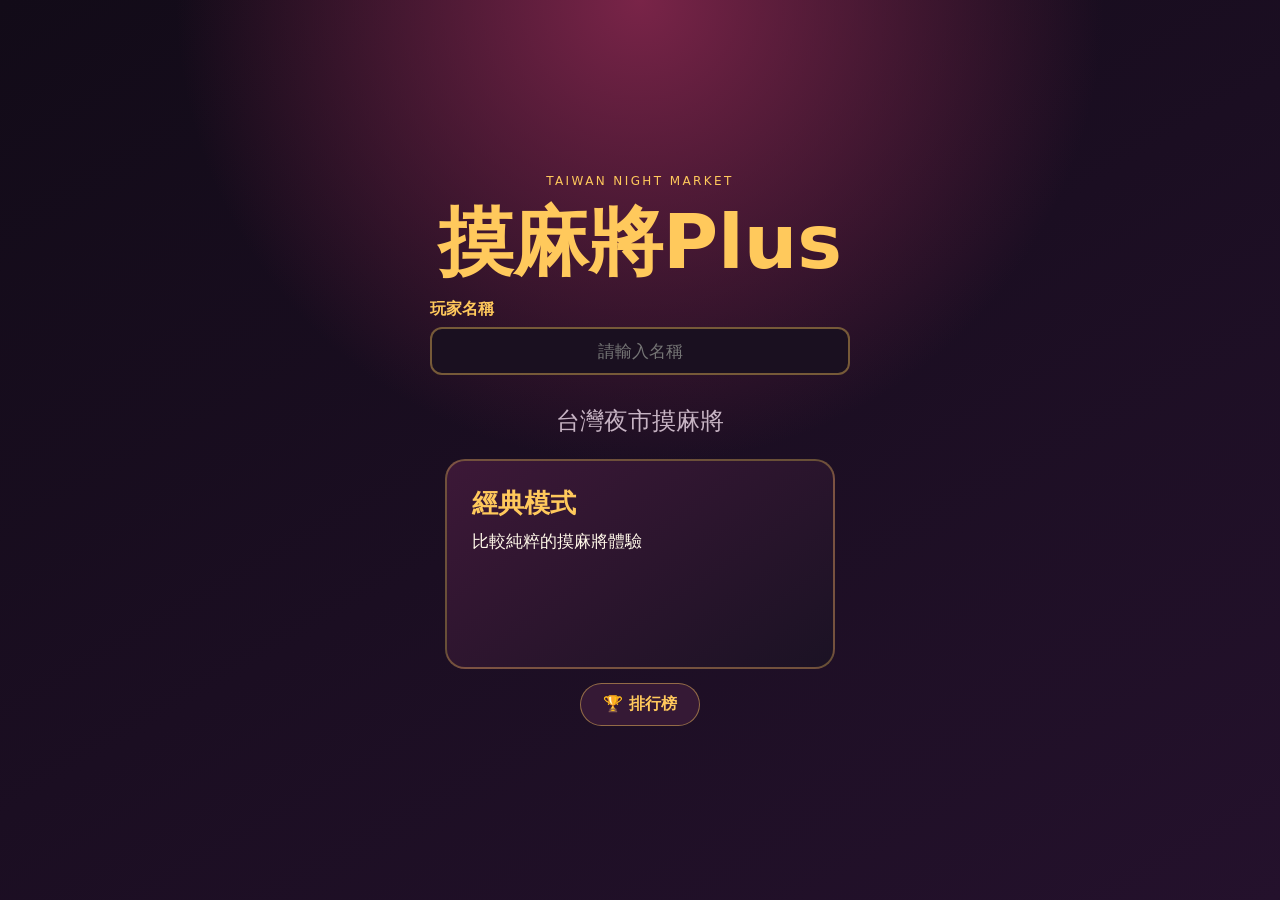
<file: index.html>
<!doctype html>
<html lang="zh-Hant">
<head>
  <meta charset="UTF-8">
  <meta name="viewport" content="width=device-width, initial-scale=1">
  <meta name="theme-color" content="#120b18">
  <title>摸麻將Plus｜台灣夜市摸麻將</title>
  <link rel="stylesheet" href="style.css">
  <link rel="stylesheet" href="minigames/memory-master.css">
  <link rel="stylesheet" href="minigames/pajur.css">
  <link rel="stylesheet" href="minigames/baseball9.css">
</head>
<body>
  <section id="start-screen" class="mode-select">
    <div class="mode-select-card"><p>TAIWAN NIGHT MARKET</p><h1>摸麻將Plus</h1>
      <label class="player-name-field" for="player-name-input"><span>玩家名稱</span><input id="player-name-input" type="text" maxlength="12" autocomplete="nickname" placeholder="請輸入名稱"></label>
      <p id="player-name-error" class="player-name-error" role="alert" aria-live="polite"></p>
      <h2>台灣夜市摸麻將</h2>
      <div class="mode-options">
        <button id="start-game-button" type="button"><b>經典模式</b><span>比較純粹的摸麻將體驗</span></button>
        <button id="start-experimental-button" class="advanced-mode-button hidden" type="button" aria-hidden="true" tabindex="-1"><b>進階模式</b><span>更多策略的摸麻將體驗</span></button>
      </div>
      <button id="start-leaderboard-button" class="leaderboard-entry-button" type="button">🏆 排行榜</button>
    </div>
  </section>
  <main id="game-shell" class="game-shell hidden">
    <header class="game-hud" aria-label="遊戲資訊">
      <section class="hud-score-panel">
        <div class="hud-left">
          <div class="hud-player"><strong id="player-display">玩家</strong><span id="game-mode-indicator" class="game-mode-indicator">經典模式</span></div>
          <div class="hud-points">
            <div class="hud-total" aria-label="總分數"><strong id="total-score">0</strong></div>
            <div class="hud-round-points" aria-label="本局分數"><strong id="round-score" class="hud-score-gold">0</strong></div>
          </div>
        </div>
        <div class="hud-rounds"><small>局數</small><strong id="rounds-display">1/6</strong></div>
      </section>
    </header>

    <section id="pre-round-panel" class="pre-round-panel hidden" aria-labelledby="pre-round-event-title">
      <section class="pre-round-section" aria-labelledby="pre-round-event-title">
        <h3 id="pre-round-event-title">開局準備</h3>
        <div id="pre-round-event-options" class="pre-round-event-options"></div>
        <button id="pre-round-skip-button" class="pre-round-skip-button" type="button" aria-pressed="false">這局不選事件</button>
      </section>
      <section class="pre-round-section" aria-labelledby="pre-round-leverage-title">
        <h3 id="pre-round-leverage-title">開槓桿</h3>
        <div id="pre-round-leverage-options" class="pre-round-leverage-options"></div>
      </section>
      <p id="pre-round-error" class="pre-round-error" role="alert" aria-live="polite"></p>
      <div class="pre-round-actions">
        <button id="pre-round-item-button" class="pre-round-item-button" type="button">道具 <span id="pre-round-inventory-count">0/3</span></button>
        <button id="start-round-button" class="start-round-button" type="button" disabled>開始摸牌</button>
      </div>
    </section>

    <section id="play-area" class="play-area hidden">
      <section id="side-challenge-status" class="side-challenge-status hidden" aria-live="polite"></section>
      <div id="board" class="board" role="grid" aria-label="六乘六麻將對獎盤"></div>
      <p id="message" class="message" aria-live="polite"></p>
      <section class="draw-zone" aria-label="摸牌操作">
        <button id="item-status-button" class="side-action-button" type="button">道具 / 狀態<span id="inventory-full-badge" class="inventory-full-badge hidden">滿</span></button>
        <button id="draw-stack" class="draw-button" type="button">摸牌 (15)</button>
        <button id="tile-peek-button" class="side-action-button" type="button">已抽牌型</button>
      </section>
      <nav class="game-actions" aria-label="遊戲功能">
        <button id="options-button" class="guide-button" type="button">選項</button>
      </nav>
    </section>
  </main>

  <div id="tile-overview-overlay" class="tile-overview-overlay" aria-hidden="true">
    <div class="tile-overview-card" role="dialog" aria-modal="true" aria-label="已抽牌型">
      <div id="tile-overview-grid" class="tile-overview-grid"></div>
      <button id="tile-overview-close" class="guide-button" type="button">關閉</button>
    </div>
  </div>

  <div id="final-waiting-overlay" class="final-waiting-overlay" aria-hidden="true">
    <div class="final-waiting-card" role="status" aria-live="assertive">
      <p>FINAL WAITING</p>
      <h2 id="final-waiting-title">聽牌！</h2>
      <div id="final-waiting-missing" class="final-waiting-missing"></div>
    </div>
  </div>

  <div id="bonus-modal" class="bonus-modal" aria-hidden="true"><div class="bonus-card" role="dialog" aria-modal="true" aria-labelledby="bonus-title">
    <h2 id="bonus-title">補牌機會！</h2>
    <section class="waiting-panel"><b>目前聽牌</b><div id="bonus-waiting" class="bonus-waiting"></div></section>
    <div class="bonus-instruction"><span id="bonus-instruction">請選擇 3 張</span><strong id="bonus-count">已選 0 / 3</strong></div>
    <p id="bonus-result" class="bonus-result" aria-live="assertive"></p><div id="bonus-grid" class="bonus-grid"></div>
  </div></div>

  <div id="toast-stack" class="toast-stack" aria-live="polite"></div>
  <div id="leaderboard-overlay" class="leaderboard-overlay" aria-hidden="true">
    <section class="leaderboard-card" role="dialog" aria-modal="true" aria-labelledby="leaderboard-title">
      <header class="leaderboard-header"><p>NIGHT MARKET TOP 20</p><h2 id="leaderboard-title">🏆 排行榜</h2>
        <div class="leaderboard-mode-switch" role="group" aria-label="排行榜模式">
          <button id="leaderboard-highest" class="active" type="button" aria-pressed="true">最高 TOP 20</button>
          <button id="leaderboard-lowest" type="button" aria-pressed="false">最低 TOP 20</button>
        </div>
      </header>
      <div id="leaderboard-content" class="leaderboard-content" aria-live="polite"></div>
      <footer class="leaderboard-footer">
        <button id="leaderboard-retry" class="secondary hidden" type="button">重新整理</button>
        <button id="leaderboard-close" type="button">關閉</button>
      </footer>
    </section>
  </div>
  <div id="modal" class="modal" aria-hidden="true">
    <div class="modal-card" role="dialog" aria-modal="true" aria-labelledby="modal-title">
      <header class="modal-header"><div id="modal-icon" class="modal-icon">🀄</div><p id="modal-kicker" class="modal-kicker"></p><h2 id="modal-title">本局結束</h2></header>
      <div id="modal-body" class="modal-body modal-scroll-content"></div>
      <footer id="modal-actions" class="modal-actions modal-footer"></footer>
    </div>
  </div>
  <script src="minigames/memory-master.js"></script>
  <script src="minigames/pajur.js"></script>
  <script src="minigames/baseball9.js"></script>
  <script src="game-config.js"></script>
  <script src="game.js"></script>
</body>
</html>
</file>
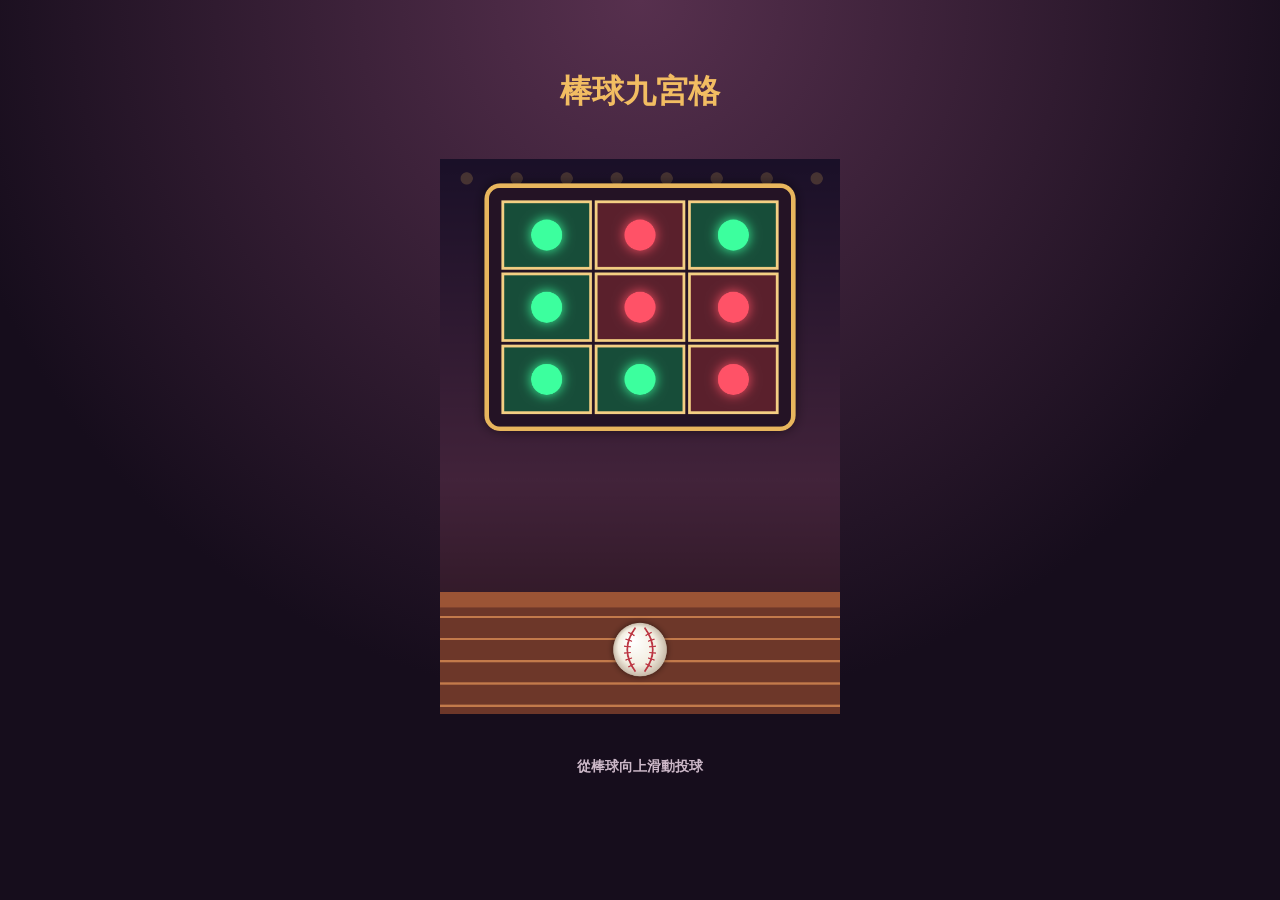
<file: minigames/baseball9.html>
<!doctype html>
<html lang="zh-Hant">
<head>
  <meta charset="UTF-8">
  <meta name="viewport" content="width=device-width, initial-scale=1,maximum-scale=1,user-scalable=no">
  <title>棒球九宮格 Playground</title>
  <link rel="stylesheet" href="baseball9.css">
</head>
<body class="baseball9-page">
  <main class="baseball9-shell">
    <h1>棒球九宮格</h1>
    <div id="baseball9-stage" class="baseball9-stage"></div>
    <footer class="baseball9-footer">
      <p id="baseball9-result" class="baseball9-result" aria-live="polite"></p>
      <button id="baseball9-action" class="baseball9-action" type="button" hidden>再玩一次</button>
    </footer>
  </main>
  <script src="baseball9.js"></script>
  <script>
    const stage = document.querySelector("#baseball9-stage");
    const result = document.querySelector("#baseball9-result");
    const action = document.querySelector("#baseball9-action");
    let controller = null;

    function startRound() {
      controller?.destroy();
      result.textContent = "";
      action.hidden = true;
      controller = Baseball9.start({
        container: stage,
        onComplete(outcome) {
          result.textContent = outcome.success ? "SUCCESS" : "FAILURE";
          action.hidden = false;
        }
      });
    }

    action.addEventListener("click", startRound);
    startRound();
  </script>
</body>
</html>
</file>
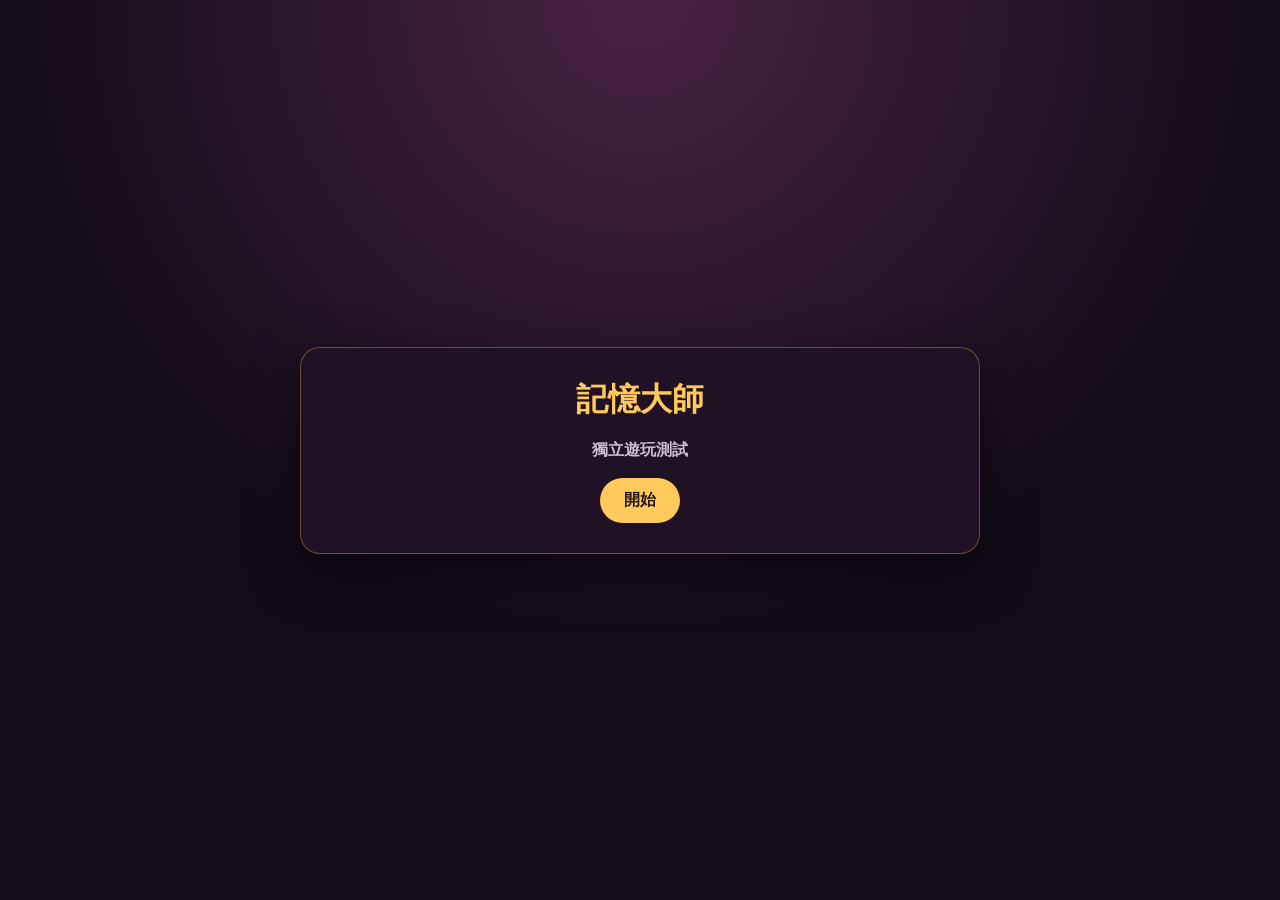
<file: minigames/memory-master.html>
<!doctype html>
<html lang="zh-Hant">
<head>
  <meta charset="UTF-8">
  <meta name="viewport" content="width=device-width, initial-scale=1">
  <title>記憶大師 Playground</title>
  <link rel="stylesheet" href="memory-master.css">
</head>
<body class="memory-master-playground">
  <main class="memory-master-playground-shell">
    <h1>記憶大師</h1>
    <p id="playground-meta" class="memory-master-playground-meta">獨立遊玩測試</p>
    <div id="memory-master-stage" class="memory-master-playground-stage"></div>
    <p id="playground-result" class="memory-master-playground-result" aria-live="polite"></p>
    <button id="playground-action" type="button">開始</button>
  </main>
  <script src="memory-master.js"></script>
  <script>
    const stage = document.querySelector("#memory-master-stage");
    const meta = document.querySelector("#playground-meta");
    const result = document.querySelector("#playground-result");
    const action = document.querySelector("#playground-action");
    let controller = null;

    function startPlaygroundRound() {
      controller?.destroy();
      result.textContent = "";
      action.hidden = true;
      controller = MemoryMaster.start({
        container: stage,
        onComplete(outcome) {
          result.textContent = outcome.success ? "成功" : "失敗";
          action.textContent = "再玩一次";
          action.hidden = false;
        }
      });
      const theme = MemoryMaster.themes.find(item => item.id === controller.round.themeId);
      meta.textContent = `本次主題：${theme?.name.zh ?? controller.round.themeName}`;
    }

    action.addEventListener("click", startPlaygroundRound);
  </script>
</body>
</html>
</file>
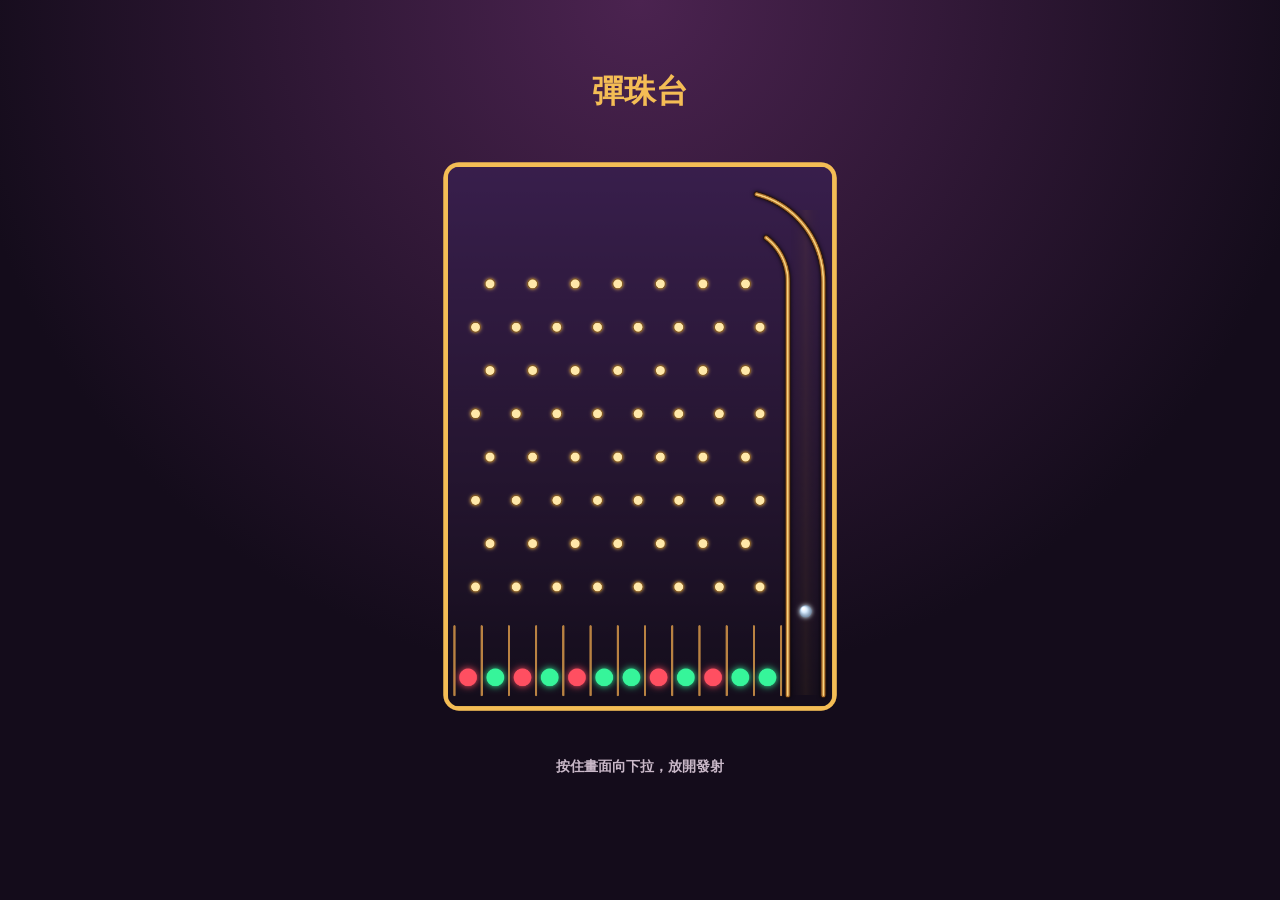
<file: minigames/pajur.html>
<!doctype html>
<html lang="zh-Hant">
<head>
  <meta charset="UTF-8">
  <meta name="viewport" content="width=device-width, initial-scale=1,maximum-scale=1,user-scalable=no">
  <title>彈珠台 Playground</title>
  <link rel="stylesheet" href="pajur.css">
</head>
<body class="pajur-page">
  <main class="pajur-shell">
    <h1>彈珠台</h1>
    <div id="pajur-stage" class="pajur-stage"></div>
    <footer class="pajur-footer">
      <p id="pajur-result" class="pajur-result" aria-live="polite"></p>
      <button id="pajur-action" class="pajur-action" type="button" hidden>再玩一次</button>
    </footer>
  </main>
  <script src="pajur.js"></script>
  <script>
    const stage = document.querySelector("#pajur-stage");
    const result = document.querySelector("#pajur-result");
    const action = document.querySelector("#pajur-action");
    let controller = null;

    function startRound() {
      controller?.destroy();
      result.textContent = "";
      action.hidden = true;
      controller = PaJuR.start({
        container: stage,
        onComplete(outcome) {
          result.textContent = outcome.success ? "挑戰成功" : "挑戰失敗";
          action.hidden = false;
        }
      });
    }

    action.addEventListener("click", startRound);
    startRound();
  </script>
</body>
</html>
</file>
<file: style.css>
:root{color-scheme:dark;--night:#120b18;--panel:#241329;--panel2:#351935;--gold:#ffc95c;--cream:#fff8e9;--muted:#c7b4c4;--green:#21b77d;--red:#e84950;--blue:#26899e}*{box-sizing:border-box}html,body{margin:0;min-height:100%}body{padding:10px;font-family:"Noto Sans TC","Microsoft JhengHei",system-ui,sans-serif;color:var(--cream);background:radial-gradient(circle at 70% -20%,#71213f 0,transparent 42%),linear-gradient(150deg,#120b18,#1e1027 60%,#0a1b24)}button{font:inherit}.game-shell{width:min(1180px,100%);margin:auto}.mobile-info{display:none}.desktop-layout{display:grid;grid-template-columns:280px minmax(0,1fr);gap:12px;align-items:start}.sidebar{display:grid;gap:9px}.brand{padding:12px 14px;border:1px solid #ffc95c44;border-radius:14px;background:#241329eb}.brand span{color:var(--gold);font-size:.66rem;letter-spacing:.12em}.brand h1{margin:2px 0 0;font-size:1.45rem}.desktop-stats{display:grid;grid-template-columns:1fr 1fr;gap:7px}.desktop-stats div{padding:8px 10px;border:1px solid #ffffff12;border-radius:11px;background:#241329}.desktop-stats small{display:block;color:var(--muted);font-size:.68rem}.desktop-stats strong{color:var(--gold);font-size:1.25rem}.info-card{border:1px solid #ffc95c32;border-radius:12px;background:#241329;overflow:hidden}.info-card summary{padding:9px 11px;color:var(--gold);font-weight:800;cursor:pointer;list-style:none}.info-card summary:after{content:"⌄";float:right}.info-card[open] summary:after{content:"⌃"}.progress-list,.rules-list{display:grid;gap:5px;padding:0 11px 10px}.progress-item,.rules-list p{display:flex;justify-content:space-between;gap:8px;margin:0;padding:5px 0;border-top:1px solid #ffffff0e;color:var(--muted);font-size:.76rem}.progress-item b,.rules-list b{color:var(--cream)}.progress-item.done span{color:var(--green);font-weight:800}.rules-list span{text-align:right}.play-area{min-width:0;padding:9px;border:1px solid #ffc95c2b;border-radius:16px;background:#1b0e1ee8}.board-head,.hand-heading{display:flex;align-items:center;justify-content:space-between;margin-bottom:7px;color:var(--muted);font-size:.78rem}.board-head b{color:var(--gold)}#state-badge{padding:3px 9px;border-radius:99px;background:#ffffff0d}.board{display:grid;grid-template-columns:repeat(6,minmax(0,1fr));gap:clamp(4px,.75vw,8px);padding:clamp(6px,1vw,11px);border:3px solid #b88932;border-radius:14px;background:linear-gradient(145deg,#792e38,#48192b);box-shadow:0 15px 35px #0007,inset 0 0 24px #0005}.tile,.hand-tile{position:relative;display:flex;align-items:center;justify-content:center;min-width:0;aspect-ratio:.78;border:0;border-radius:7px;color:#211714;background:linear-gradient(145deg,#fffef7,#ddd0b4);box-shadow:inset 0 -4px 0 #b6a789,0 2px 4px #0006;font-family:"Segoe UI Symbol","Noto Sans Symbols 2","Apple Symbols","Arial Unicode MS","Microsoft JhengHei",sans-serif;overflow:hidden;user-select:none}.tile .glyph,.hand-tile .glyph{display:block;font-size:clamp(3.8rem,8.5vw,7.7rem);line-height:.78;transform:scale(1.05);white-space:nowrap}.tile .text-fallback,.hand-tile .text-fallback{font-family:"Microsoft JhengHei",sans-serif;font-size:clamp(.75rem,2.1vw,1.45rem);font-weight:900}.no-mahjong-glyphs .glyph{display:none}.tile:after{content:"";position:absolute;inset:3px;border:1px solid #503a261c;border-radius:5px}.tile.marked{color:#fff;background:linear-gradient(145deg,#35cf91,#14704f);box-shadow:inset 0 -4px 0 #0b4b35,0 0 14px #48ffb999;animation:board-hit .32s ease}.tile.waiting{outline:3px solid var(--gold);outline-offset:-3px;animation:waiting-pulse .9s ease-in-out 2}.tile.line-flash{animation:line-flash .7s ease}.tile.special,.hand-tile.special{color:#fff;background:linear-gradient(145deg,#a048d5,#411675);box-shadow:inset 0 -4px 0 #29104a,0 0 10px #cc66ff70}.tile.special.destiny,.hand-tile.special.destiny{background:linear-gradient(145deg,#f28b48,#9e2534);box-shadow:inset 0 -4px 0 #661725,0 0 10px #ff8b477d}.tile.special .text-fallback,.hand-tile.special .text-fallback{font-size:clamp(.7rem,2vw,1.25rem);letter-spacing:.08em}.message{height:22px;margin:7px 0 0;text-align:center;color:#eadce5;font-size:.82rem}.hand-section{margin-top:10px;padding:9px 10px;border:1px solid #ffffff12;border-radius:14px;background:#1b0e1edb}.hand-heading h2{margin:0;color:var(--gold);font-size:.92rem}.hand{display:grid;grid-template-columns:repeat(15,minmax(0,1fr));gap:5px}.hand-slot{min-width:0;aspect-ratio:.78}.hand-tile{width:100%;cursor:pointer;color:transparent;background:linear-gradient(45deg,transparent 44%,#ffffff28 45% 55%,transparent 56%),linear-gradient(-45deg,transparent 44%,#ffffff1c 45% 55%,transparent 56%),linear-gradient(145deg,#318293,#123e4c);background-size:12px 12px,12px 12px,auto;box-shadow:inset 0 -4px 0 #082b34,0 2px 4px #0006;transition:transform .18s}.hand-tile:hover:not(:disabled){transform:translateY(-4px)}.hand-tile:focus-visible{outline:3px solid var(--gold);outline-offset:2px}.hand-tile:disabled{cursor:default}.hand-tile.revealed{color:#211714;background:linear-gradient(145deg,#fffef7,#ddd0b4)}.hand-tile.revealed .glyph{font-size:clamp(2rem,5.2vw,4.6rem)}.hand-slot.empty{border-bottom:2px solid #ffffff12}.flying-tile{position:fixed;z-index:25;pointer-events:none;transition:transform .3s cubic-bezier(.2,.8,.25,1),opacity .3s}.toast-stack{position:fixed;z-index:45;left:50%;top:30%;display:flex;flex-direction:column;align-items:center;gap:7px;width:min(92vw,430px);pointer-events:none;transform:translateX(-50%)}.score-toast{padding:10px 18px;border:2px solid var(--gold);border-radius:99px;color:#27140d;background:var(--gold);box-shadow:0 8px 28px #0008;font-size:clamp(.95rem,3vw,1.25rem);font-weight:900;text-align:center;animation:toast-up 1.45s ease both}.score-toast.wait-toast{color:#fff;background:#9c3fc9}.modal{position:fixed;z-index:60;inset:0;display:grid;place-items:center;padding:18px;background:#09050cdb;opacity:0;visibility:hidden;transition:opacity .18s}.modal.open{opacity:1;visibility:visible}.modal-card{width:min(430px,100%);padding:23px;border:2px solid var(--gold);border-radius:22px;text-align:center;background:linear-gradient(155deg,#492040,#1d1223);box-shadow:0 25px 70px #000a;transform:scale(.82) translateY(20px)}.modal.open .modal-card{animation:modal-in .32s ease forwards}.modal-icon{font-size:3rem}.modal-kicker{margin:3px 0;color:var(--gold);font-size:.76rem;letter-spacing:.14em}.modal h2{margin:4px 0 11px;font-size:1.85rem}.modal-body{color:#d9cbd4;line-height:1.65}.modal-body strong,.event-effect{color:var(--gold);font-weight:900}.event-story{padding:10px;border-left:3px solid var(--gold);text-align:left;background:#ffffff08}.modal-actions{display:flex;gap:9px;margin-top:17px}.modal-actions button{flex:1;padding:11px;border:1px solid var(--gold);border-radius:99px;color:#261313;background:var(--gold);font-weight:900;cursor:pointer}.modal-actions .secondary{color:var(--cream);background:transparent}.deciding{animation:decide .55s linear infinite}.hidden{display:none!important}@keyframes board-hit{50%{transform:scale(1.12)}}@keyframes waiting-pulse{50%{filter:brightness(1.45);box-shadow:0 0 20px var(--gold)}}@keyframes line-flash{50%{filter:brightness(1.7)}}@keyframes toast-up{0%{opacity:0;transform:translateY(18px) scale(.84)}15%,72%{opacity:1;transform:translateY(0) scale(1)}100%{opacity:0;transform:translateY(-28px) scale(.96)}}@keyframes modal-in{to{transform:scale(1) translateY(0)}}@keyframes decide{50%{opacity:.45;transform:rotate(-5deg)}}
@media(max-height:850px) and (min-width:760px){.desktop-layout{grid-template-columns:250px minmax(0,1fr)}.brand{padding:8px 12px}.brand h1{font-size:1.2rem}.info-card summary{padding:6px 9px}.progress-list,.rules-list{gap:2px;padding:0 9px 6px}.progress-item,.rules-list p{padding:3px 0;font-size:.7rem}.play-area{max-height:calc(100vh - 150px)}.board{max-width:calc((100vh - 195px)*1.27);margin:auto}.hand-section{margin-top:7px;padding:6px 8px}.message{margin-top:4px}}
@media(max-width:759px){body{padding:6px}.game-shell{max-width:560px}.desktop-layout{display:block}.sidebar{display:none}.play-area{margin-top:6px;padding:6px}.board-head{margin-bottom:5px}.board{gap:4px;padding:6px}.tile .glyph{font-size:clamp(2.7rem,16vw,5.4rem);line-height:.74}.tile .text-fallback{font-size:clamp(.65rem,4vw,1.1rem)}.message{margin-top:5px}.hand-section{margin-top:6px;padding:7px}.hand{grid-template-columns:repeat(5,minmax(0,1fr));gap:6px}.hand-slot,.hand-tile{aspect-ratio:1.16}.hand-tile.revealed .glyph{font-size:clamp(2.5rem,13vw,4rem)}.hand-tile .text-fallback{font-size:1rem}.mobile-info{display:grid;gap:6px;margin-top:7px}.mobile-info .info-card{background:#1b0e1edb}.mobile-info .progress-list{grid-template-columns:1fr 1fr}.toast-stack{top:24%}.modal-card{padding:19px}.modal-icon{font-size:2.6rem}}
@media(max-width:370px){.tile .glyph{font-size:clamp(2.3rem,15vw,4.4rem)}.hand{gap:4px}}
@media(prefers-reduced-motion:reduce){*,*:before,*:after{animation-duration:.01ms!important;transition-duration:.01ms!important}}
.hidden-fallback{display:none}.no-mahjong-glyphs .hidden-fallback{display:block}
@media(min-width:760px){.board{width:min(100%,calc((100vh - 190px)*.78));margin-inline:auto}.tile .glyph{font-size:clamp(4rem,11vw,8rem)}}
.toast-stack{z-index:70}
.guide-button{width:100%;padding:9px 12px;border:1px solid #ffc95c66;border-radius:10px;color:var(--gold);background:#351935;font-weight:800;cursor:pointer}.guide-button:hover{filter:brightness(1.18)}.guide-button:disabled,.menu-button:disabled{cursor:not-allowed;filter:grayscale(1);opacity:.45}.desktop-stats em{color:var(--gold);font-style:normal}.modal-actions button:disabled{cursor:not-allowed;filter:grayscale(1);opacity:.35}.modal-card{max-height:min(92vh,900px);display:flex;flex-direction:column}.modal-body{min-height:0;overflow-y:auto}.hand.bonus-hand{grid-template-columns:repeat(7,minmax(0,1fr));max-height:48vh;overflow-y:auto;padding:5px}.hand-tile.selected{outline:3px solid var(--gold);outline-offset:-3px;box-shadow:0 0 16px #ffc95caa}.report-grid{display:grid;grid-template-columns:1fr 1fr;gap:9px;text-align:left}.report-grid section{padding:10px;border:1px solid #ffffff14;border-radius:10px;background:#ffffff08}.report-grid h3,.event-guide-section h3{margin:0 0 5px;color:var(--gold)}.report-grid p{margin:0;font-size:.82rem}.report-warning{color:#ff9b9f;font-weight:900}.event-guide{text-align:left}.event-guide-section+.event-guide-section{margin-top:15px}.event-guide-list{display:grid;grid-template-columns:1fr 1fr;gap:7px}.event-guide-item{padding:9px;border:1px solid #ffffff16;border-radius:9px;background:#ffffff08}.event-guide-item.danger{border-color:#e84950;background:#e8495014}.event-guide-item h4{margin:0;color:var(--cream);font-size:.88rem}.event-guide-item p{margin:4px 0;color:var(--muted);font-size:.73rem}.event-guide-item footer{display:flex;justify-content:space-between;gap:8px;color:var(--gold);font-size:.68rem}.event-guide-item footer span{text-align:right;color:var(--muted)}
@media(max-width:759px){.hand.bonus-hand{grid-template-columns:repeat(5,minmax(0,1fr));max-height:46vh}.report-grid,.event-guide-list{grid-template-columns:1fr}.modal-card{max-height:94vh}.event-guide-item footer{font-size:.65rem}}
.hand-tile.revealed{animation:card-flip .28s ease}@keyframes card-flip{0%{transform:rotateY(90deg) scale(.9)}100%{transform:rotateY(0) scale(1)}}
.mode-select{position:fixed;z-index:100;inset:0;display:grid;place-items:center;padding:18px;background:radial-gradient(circle at 50% 0,#792448,transparent 42%),linear-gradient(150deg,#120b18,#24112c)}.mode-select-card{width:min(820px,100%);text-align:center}.mode-select-card>p{margin:0;color:var(--gold);font-size:.75rem;letter-spacing:.2em}.mode-select-card h1{margin:5px 0;color:var(--gold);font-size:clamp(2.4rem,7vw,4.7rem)}.mode-select-card h2{margin:0 0 22px;color:var(--muted);font-weight:500}.mode-options{display:grid;grid-template-columns:1fr 1fr;gap:14px}.mode-options button{display:flex;flex-direction:column;gap:9px;min-height:210px;padding:25px;border:2px solid #ffc95c55;border-radius:20px;color:var(--cream);background:linear-gradient(145deg,#3c1837,#1b1224);cursor:pointer;transition:transform .2s,border-color .2s,box-shadow .2s}.mode-options button:last-child{background:linear-gradient(145deg,#6e2339,#26132c)}.mode-options button:hover{transform:translateY(-6px);border-color:var(--gold);box-shadow:0 15px 40px #0008}.mode-options b{color:var(--gold);font-size:1.65rem}.mode-options span{font-size:1.05rem}.mode-options small{margin-top:auto;color:var(--muted);line-height:1.7}.leverage-button,.menu-button{width:100%;padding:9px 12px;border-radius:10px;font-weight:800;cursor:pointer}.leverage-button{border:1px solid #ff8c4f;color:#ffd09e;background:#65283a}.leverage-button:disabled{cursor:not-allowed;filter:grayscale(1);opacity:.45}.menu-button{border:1px solid #ffffff26;color:var(--muted);background:transparent}.bonus-modal{position:fixed;z-index:80;inset:0;display:grid;place-items:center;padding:16px;background:#08040cdb;opacity:0;visibility:hidden;transition:opacity .18s}.bonus-modal.open{opacity:1;visibility:visible}.bonus-card{width:min(820px,100%);max-height:94vh;display:flex;flex-direction:column;padding:20px;border:2px solid var(--gold);border-radius:20px;background:linear-gradient(155deg,#43203f,#17111e);box-shadow:0 25px 80px #000b}.bonus-card h2{margin:2px 0 10px;text-align:center;font-size:1.8rem}.waiting-panel{padding:9px;border:1px solid #ffc95c42;border-radius:11px;background:#ffffff08}.waiting-panel>b{display:block;margin-bottom:6px;color:var(--gold);text-align:center}.bonus-waiting{display:flex;flex-wrap:wrap;justify-content:center;gap:7px}.waiting-chip{display:flex;align-items:center;gap:5px;padding:5px 9px;border-radius:8px;color:#241713;background:#fff8e9}.waiting-chip b{font-family:"Segoe UI Symbol","Apple Symbols",sans-serif;font-size:1.8rem;line-height:1}.waiting-chip small{font-weight:900}.bonus-instruction{display:flex;justify-content:space-between;padding:10px 2px;color:var(--muted)}.bonus-instruction strong{color:var(--gold)}.bonus-grid{min-height:0;display:grid;grid-template-columns:repeat(7,minmax(0,1fr));gap:7px;overflow-y:auto;padding:5px}.bonus-grid .bonus-tile{width:100%;aspect-ratio:.88}.bonus-grid .bonus-tile.selected{outline:3px solid var(--gold);outline-offset:-3px}.bonus-grid .bonus-tile.bonus-hit{outline:4px solid #56ffad;box-shadow:0 0 22px #56ffad}.bonus-result{min-height:44px;margin:8px 0 0;text-align:center;color:var(--muted)}.bonus-result strong{color:var(--gold);font-size:1.2rem}
/* 正式摸牌牌堆：補牌仍使用獨立 bonus-grid。 */
.draw-zone{display:flex;align-items:center;justify-content:center;gap:clamp(20px,4vw,52px);min-height:138px;margin-top:10px;padding:12px 22px;border:1px solid #ffc95c30;border-radius:16px;background:linear-gradient(110deg,#1b0e1eed,#29132be6)}
.draw-zone-copy{display:grid;grid-template-columns:auto auto;align-items:center;gap:3px 18px;min-width:190px}.draw-zone-copy h2{grid-column:1/-1;margin:0;color:var(--gold);font-size:1rem}.draw-zone-copy p{grid-column:1/-1;margin:0 0 4px;color:var(--cream);font-weight:800}.draw-zone-copy strong{color:var(--gold);font-size:.88rem}.draw-zone-copy span{color:var(--muted);font-size:.82rem;text-align:right}
.draw-stack{position:relative;width:76px;min-width:76px;height:100px;padding:0;border:0;background:transparent;cursor:pointer;filter:drop-shadow(0 8px 8px #0008);transition:transform .16s,filter .16s}.draw-stack:hover:not(:disabled){transform:translateY(-5px);filter:drop-shadow(0 12px 10px #0009) brightness(1.12)}.draw-stack:focus-visible{outline:3px solid var(--gold);outline-offset:7px;border-radius:8px}.draw-stack:disabled{cursor:not-allowed}
.stack-layer,.stack-face{position:absolute;inset:0;border:2px solid #8cc8d1;border-radius:8px;background:linear-gradient(45deg,transparent 44%,#ffffff2b 45% 55%,transparent 56%),linear-gradient(-45deg,transparent 44%,#ffffff1d 45% 55%,transparent 56%),linear-gradient(145deg,#318293,#123e4c);background-size:13px 13px,13px 13px,auto;box-shadow:inset 0 -5px 0 #082b34}.stack-layer-back{transform:translate(-9px,8px);filter:brightness(.58)}.stack-layer-middle{transform:translate(-5px,4px);filter:brightness(.78)}.stack-face{z-index:2}.draw-stack.stack-thin .stack-layer-back{display:none}.draw-stack.stack-single .stack-layer{display:none}.draw-stack.stack-empty{visibility:hidden;pointer-events:none}.draw-stack:disabled:not(.stack-empty){opacity:.66;filter:grayscale(.25) drop-shadow(0 6px 6px #0007)}
.leverage-button.multiplier-x1{border-color:#8a93a4;background:#333746;color:#f4f4f4}.leverage-button.multiplier-x2{border-color:#ffb347;background:#6b371d;color:#fff1c9}.leverage-button.multiplier-x3{border-color:#ff626e;background:#791e35;color:#fff}.leverage-button.leverage-locked:disabled{opacity:1;filter:none;box-shadow:inset 0 0 0 1px #ffffff20,0 0 10px #0005;cursor:default}
@media(max-height:850px) and (min-width:760px){.draw-zone{min-height:112px;padding:7px 18px}.draw-stack{width:64px;min-width:64px;height:84px}}
@media(max-width:759px){.draw-zone{gap:25px;min-height:128px;margin-top:6px;padding:10px 16px}.draw-zone-copy{min-width:0;grid-template-columns:1fr}.draw-zone-copy h2,.draw-zone-copy p{grid-column:auto}.draw-zone-copy p{font-size:.9rem}.draw-zone-copy span{text-align:left}.draw-stack{width:68px;min-width:68px;height:88px}}
.final-waiting-overlay{position:fixed;z-index:55;inset:0;display:grid;place-items:center;padding:18px;background:#10081799;opacity:0;visibility:hidden;pointer-events:none;transition:opacity .2s ease,visibility .2s}.final-waiting-overlay.open{opacity:1;visibility:visible;pointer-events:all}.final-waiting-card{width:min(440px,92vw);padding:22px;border:2px solid var(--gold);border-radius:22px;text-align:center;background:linear-gradient(145deg,#632c63,#211127);box-shadow:0 20px 65px #000c,0 0 35px #ffc95c45;animation:final-waiting-in .35s ease}.final-waiting-card>p{margin:0;color:var(--gold);font-size:.7rem;letter-spacing:.18em}.final-waiting-card h2{margin:5px 0 13px;color:#fff4ba;font-size:clamp(2rem,8vw,3.2rem);text-shadow:0 0 18px #ffc95c}.final-waiting-missing{display:flex;flex-wrap:wrap;align-items:center;justify-content:center;gap:8px}.final-waiting-missing>strong{width:100%;color:var(--cream)}.final-waiting-missing span{display:flex;align-items:center;gap:5px;padding:6px 10px;border-radius:9px;color:#251719;background:#fff8e9;box-shadow:0 4px 10px #0005}.final-waiting-missing b{font-family:"Segoe UI Symbol","Apple Symbols",sans-serif;font-size:2rem;line-height:1}.final-waiting-missing small{font-weight:900}.tile.final-waiting-hit{z-index:2;animation:final-waiting-hit .75s ease-in-out 2}.tile.final-waiting-gap{z-index:3;outline:4px solid #fff19a;outline-offset:-4px;animation:final-waiting-gap .55s ease-in-out 3}@keyframes final-waiting-in{0%{opacity:0;transform:scale(.78) translateY(18px)}100%{opacity:1;transform:scale(1) translateY(0)}}@keyframes final-waiting-hit{50%{filter:brightness(1.65);transform:scale(1.06);box-shadow:0 0 22px #59ffb8}}@keyframes final-waiting-gap{50%{filter:brightness(1.65);transform:scale(1.08);box-shadow:0 0 28px var(--gold)}}
@media(max-width:759px){.mode-options{grid-template-columns:1fr}.mode-options button{min-height:150px;padding:18px}.mode-select-card h2{margin-bottom:12px}.bonus-card{padding:13px}.bonus-grid{grid-template-columns:repeat(5,minmax(0,1fr));gap:5px}.bonus-grid .bonus-tile{aspect-ratio:1.05}.waiting-chip b{font-size:1.45rem}.final-waiting-card{padding:18px}.final-waiting-missing b{font-size:1.65rem}}
.special-face{display:flex;flex-direction:column;align-items:center;justify-content:center;gap:.08em;font-family:"Microsoft JhengHei",sans-serif;line-height:1}.special-face b{font-size:clamp(1.7rem,5vw,4.2rem);line-height:.82}.special-face small{font-size:clamp(.55rem,1.25vw,.9rem);font-weight:900;letter-spacing:.12em}.special-tile.chance-tile{color:#fff7b2;background:linear-gradient(145deg,#1c94a8,#265078);border:2px solid #79e8f2;box-shadow:inset 0 -4px 0 #16354e,0 0 9px #60dff070}.special-tile.destiny-tile{color:#ffe2a1;background:linear-gradient(145deg,#7b2b88,#2b194e);border:2px solid #e9a8ff;box-shadow:inset 0 -4px 0 #1c1138,0 0 9px #ce73ef70}.tile.special-tile.tile-unclaimed{filter:grayscale(.6) brightness(.62);opacity:.7;border-color:#8c8590;box-shadow:inset 0 -4px 0 #242028}.tile.special-tile.tile-acquired{filter:none;opacity:1;border-color:#fff4a8;box-shadow:inset 0 -4px 0 #164837,0 0 20px #ffe56ec7;animation:special-acquired .8s ease}.tile.special-tile.tile-acquired:before{content:"✓";position:absolute;z-index:3;top:4px;right:5px;display:grid;place-items:center;width:1.25em;height:1.25em;border-radius:50%;color:#163425;background:#fff5a5;font:900 clamp(.55rem,1.2vw,.82rem)/1 sans-serif;box-shadow:0 1px 5px #0008}.tile.special-tile.tile-discarded{filter:grayscale(1) brightness(.48);opacity:.52;border-color:#746d76;box-shadow:none}.tile.special-tile.tile-discarded:before{content:"×";position:absolute;z-index:3;inset:0;display:grid;place-items:center;color:#ffb9b9;font:900 clamp(2rem,6vw,5rem)/1 sans-serif;text-shadow:0 2px 6px #000}.hand-tile.special-tile .special-face b{font-size:clamp(1.4rem,4vw,3.2rem)}.hand-tile.special-tile .special-face small{font-size:clamp(.5rem,1vw,.75rem)}@keyframes special-acquired{0%{transform:scale(.88);filter:brightness(2)}55%{transform:scale(1.1)}100%{transform:scale(1)}}

/* 單一事件牌、完整下注視窗與可固定操作列的成績單。 */
.special-tile.event-tile{color:#fff4b8;background:linear-gradient(145deg,#8b3fa2,#30205d);border:2px solid #e7adff;box-shadow:inset 0 -4px 0 #211440,0 0 11px #d579f080}
.tile.event-tile .special-face b{font-size:clamp(2.15rem,6vw,5rem);line-height:.8;text-shadow:0 2px 8px #0008}.tile.event-tile .special-face small{font-size:clamp(.55rem,1.35vw,.9rem);letter-spacing:.16em}.tile.event-tile[data-tile-id="event-1"] .special-face b{color:#fff2a8;text-shadow:0 0 12px #ffd75a99,0 2px 8px #0008}.tile.event-tile[data-tile-id="event-2"] .special-face b{color:#bfeeff;text-shadow:0 0 12px #6edaff99,0 2px 8px #0008}
.modal-card.modal-card-wide{width:min(820px,100%)}.modal-header{flex:0 0 auto}.modal-scroll-content{flex:1 1 auto;min-height:0;overflow-y:auto;overscroll-behavior:contain}.modal-footer{flex:0 0 auto}.betting-panel{display:grid;grid-template-columns:.8fr 1.2fr;gap:14px;text-align:left}.betting-panel section{padding:12px;border:1px solid #ffffff18;border-radius:12px;background:#ffffff08}.betting-panel h3{margin:0;color:var(--gold)}.betting-panel p{margin:4px 0 10px;font-size:.8rem}.multiplier-options{display:grid;grid-template-columns:repeat(3,1fr);gap:7px}.bet-options{display:grid;gap:7px}.bet-option{display:flex;align-items:center;gap:8px;padding:9px;border:1px solid #ffffff18;border-radius:9px;background:#160c1b;cursor:pointer}.bet-option:has(input:checked){border-color:var(--gold);background:#ffc95c13}.bet-option input{accent-color:var(--gold)}.bet-option span{display:block}.bet-option small{display:block;color:var(--muted);line-height:1.45}.multiplier-option{display:grid;place-items:center;text-align:center}.multiplier-option b{font-size:1.35rem;color:var(--gold)}.bet-settlement{max-width:430px;margin:12px auto;padding:10px;border:1px solid #ffc95c55;border-radius:10px;background:#ffffff08}.bet-settlement h3{margin:0 0 7px;color:var(--gold)}.bet-settlement p{display:flex;justify-content:space-between;margin:3px 0}.event-options{padding:6px 9px;border-radius:8px;background:#0002}.event-options p{margin:3px 0}.event-guide-item h4 small{color:var(--gold);font-size:.65rem}.tile.tile-state-removed{animation:tile-removed .55s ease}.tile.tile-state-added{animation:board-hit .55s ease}@keyframes tile-removed{50%{opacity:.15;transform:rotate(-7deg) scale(.88)}}
@media(max-width:759px){.modal{padding:10px}.modal-card{max-height:94dvh!important;height:auto;padding:14px}.modal-card.modal-card-wide{height:94dvh}.modal-header .modal-icon{font-size:2rem}.modal-header h2{font-size:1.45rem}.modal-actions{margin-top:9px}.betting-panel{grid-template-columns:1fr}.multiplier-options{position:sticky;top:0}.report-grid{padding-bottom:4px}}

/* 玩家名稱、手機資訊層級與下注資金風險。 */
.player-name-field{display:grid;gap:7px;width:min(420px,100%);margin:0 auto 4px;text-align:left}.player-name-field span{color:var(--gold);font-weight:900}.player-name-field input{width:100%;padding:12px 14px;border:2px solid #ffc95c66;border-radius:12px;color:var(--cream);background:#1a1020;font:inherit;font-size:1.05rem;text-align:center;outline:none}.player-name-field input:focus{border-color:var(--gold);box-shadow:0 0 0 3px #ffc95c22}.player-name-error{min-height:1.4em!important;margin:3px 0 9px!important;color:#ff9b9f!important;font-weight:900;letter-spacing:0!important}.brand small{display:block;margin-top:5px;color:var(--muted)}.brand small b{color:var(--cream)}
.bet-risk-summary{grid-column:1/-1;display:grid;grid-template-columns:repeat(3,1fr);gap:7px;padding:10px;border:1px solid #ffc95c66;border-radius:11px;background:#110a16}.bet-risk-summary p{margin:0;text-align:center}.bet-risk-summary strong{display:block;color:var(--gold);font-size:1.2rem}.bet-risk-message{grid-column:1/-1;min-height:1.4em;color:#ff9b9f;font-weight:900}.bet-option.bet-unavailable{cursor:not-allowed;filter:grayscale(.65);opacity:.55}.bet-option.bet-unavailable input{cursor:not-allowed}
@media(max-width:759px){.bet-risk-summary{grid-template-columns:1fr 1fr}.bet-risk-summary p:first-child{grid-column:1/-1}.player-name-field input{padding:11px}.mode-select{overflow-y:auto}.mode-select-card{padding-block:15px}}

/* Desktop 100% zoom：壓縮側欄與垂直間距，棋盤高度為摸牌區保留空間。 */
@media(min-width:760px){body{padding:6px}.game-shell{max-width:1160px}.desktop-layout{grid-template-columns:245px minmax(0,1fr);gap:8px}.sidebar{gap:5px}.brand{padding:7px 10px}.brand h1{font-size:1.2rem}.brand small{margin-top:2px;font-size:.68rem}.desktop-stats{gap:4px}.desktop-stats div{padding:5px 7px}.desktop-stats strong{font-size:1.05rem}.info-card summary{padding:5px 8px;font-size:.78rem}.progress-list,.rules-list{gap:1px;padding:0 8px 5px}.progress-item,.rules-list p{padding:2px 0;font-size:.68rem;line-height:1.25}.guide-button,.leverage-button,.menu-button{padding:6px 9px;font-size:.76rem}.play-area{padding:6px}.board-head{margin-bottom:4px;font-size:.7rem}.board{width:min(100%,calc((100dvh - 230px)*.78));gap:4px;padding:6px}.message{height:18px;margin-top:3px;font-size:.74rem}.draw-zone{min-height:96px;margin-top:5px;padding:5px 16px}.draw-zone-copy h2{font-size:.88rem}.draw-zone-copy p{margin-bottom:1px;font-size:.8rem}.draw-stack{width:58px;min-width:58px;height:76px}}

/* 個別 toast 時長與固定補牌牌框。 */
.toast-stack{max-height:64vh;overflow:hidden}.score-toast{flex:0 0 auto;animation-duration:var(--toast-duration,1450ms)}
.bonus-grid .bonus-tile,.bonus-grid .bonus-tile.revealed{display:flex;width:100%;height:auto;min-width:0;aspect-ratio:3/4;align-items:center;justify-content:center;contain:layout paint}.bonus-grid .bonus-tile.revealed .glyph{max-width:90%;font-size:clamp(2rem,5vw,4.2rem);line-height:.82}.bonus-grid .bonus-tile .text-fallback,.bonus-grid .bonus-tile .special-face{max-width:90%;max-height:90%;margin:auto;text-align:center}
@media(max-width:759px){.bonus-grid .bonus-tile,.bonus-grid .bonus-tile.revealed{aspect-ratio:3/4}.bonus-grid .bonus-tile.revealed .glyph{font-size:clamp(2rem,12vw,3.8rem)}}

/* UI/UX 瘦身：棋盤後只保留主要摸牌操作與唯一的剩餘張數。 */
.message{position:absolute!important;width:1px!important;height:1px!important;margin:-1px!important;padding:0!important;overflow:hidden!important;clip:rect(0 0 0 0)!important;white-space:nowrap!important;border:0!important}
.draw-zone{display:flex;align-items:center;justify-content:center;gap:16px;min-height:0;margin-top:7px;padding:8px 12px;border:0;background:transparent}.draw-button{min-width:220px;min-height:52px;padding:10px 28px;border:2px solid #ffe19a;border-radius:14px;color:#29150e;background:linear-gradient(145deg,#ffd978,#e7a93d);box-shadow:0 7px 18px #0006,0 0 18px #ffc95c35;font-size:1.2rem;font-weight:950;letter-spacing:.12em;cursor:pointer;transition:transform .16s,filter .16s,box-shadow .16s}.draw-button:hover:not(:disabled){transform:translateY(-2px);filter:brightness(1.08);box-shadow:0 10px 22px #0007,0 0 22px #ffc95c55}.draw-button:focus-visible{outline:3px solid #fff;outline-offset:3px}.draw-button:disabled{cursor:not-allowed;filter:grayscale(.75);opacity:.45;box-shadow:none}.guide-button,.menu-button{border-color:#ffffff20;color:var(--muted);background:transparent;font-weight:700}.guide-button:hover,.menu-button:hover{color:var(--cream);background:#ffffff08}.desktop-stats{grid-template-columns:1.15fr 1fr 1fr}.desktop-stats>div:first-child{border-color:#ffc95c55}.desktop-stats>div:first-child strong{font-size:1.45rem}.leverage-button{box-shadow:none}
@media(min-width:760px){.board{width:min(100%,calc((100dvh - 145px)*.78))}.play-area{padding-bottom:4px}.draw-zone{min-height:0;margin-top:4px;padding:6px}.draw-button{min-height:48px}.sidebar{align-content:start}}
@media(max-width:759px){.play-area{margin-top:4px;padding-bottom:5px}.board{margin-inline:auto}.draw-zone{display:grid;gap:8px;margin-top:5px;padding:7px 4px}.draw-button{width:100%;min-width:0;min-height:58px;font-size:1.25rem}.mobile-info{margin-top:5px}.mobile-info>.guide-button,.mobile-info>.menu-button{padding:7px 10px;font-size:.76rem}}

/* Unified game HUD and control hierarchy */
.game-shell{width:min(920px,100%)}

.round-status-button{border:1px solid #ffc95c42;border-radius:15px;background:linear-gradient(145deg,#2c152d,#1d1022);box-shadow:0 8px 22px #0004}



.round-status-button{display:flex;flex-direction:column;align-items:flex-start;justify-content:center;padding:10px 15px;color:var(--cream);cursor:pointer;text-align:left;transition:transform .16s,border-color .16s,background .16s}.round-status-button small{color:#c99d58;font-size:.58rem;letter-spacing:.14em}.round-status-button strong{margin:2px 0;color:var(--gold);font-size:1rem}.round-status-button span{color:var(--muted);font-size:.7rem}.round-status-button:hover:not(:disabled){transform:translateY(-1px);border-color:var(--gold);background:#351935}.round-status-button:disabled{cursor:not-allowed;opacity:.45}
.play-area{padding:7px}.board{width:min(100%,calc((100dvh - 255px)*.78));margin-inline:auto}.message{position:absolute;width:1px;height:1px;margin:-1px;padding:0;overflow:hidden;clip:rect(0 0 0 0);white-space:nowrap}
.game-actions{display:grid;grid-template-columns:1.35fr 1fr 1fr .85fr;gap:7px;margin-top:2px}.game-actions button{min-height:38px}.game-actions .leverage-button{border-color:#ff8c4f;color:#ffd09e;background:#65283a;font-size:.84rem}.game-actions .guide-button,.game-actions .menu-button{padding:7px 10px;font-size:.76rem}
.leverage-button.multiplier-status:disabled{display:flex;align-items:center;justify-content:center;gap:10px;cursor:default;filter:none;opacity:1}.leverage-button.multiplier-status strong{font-size:1.15rem}.leverage-button.multiplier-status small{font-size:.65rem;font-weight:700;opacity:.78}.leverage-button.multiplier-x1{border-color:#777c89;background:linear-gradient(145deg,#424653,#2b2e37);color:#f4f4f4}.leverage-button.multiplier-x2{border-color:#ffbc57;background:linear-gradient(145deg,#814820,#542b19);color:#fff0bc;box-shadow:0 0 15px #ffad3b48}.leverage-button.multiplier-x3{border-color:#ffcf5c;background:linear-gradient(135deg,#a72727,#7a2819 55%,#b56a17);color:#fff8db;box-shadow:0 0 20px #ff642d70,inset 0 0 10px #ffd05a30;animation:multiplier-fire 2.6s ease-in-out infinite}
@keyframes multiplier-fire{50%{filter:brightness(1.12);box-shadow:0 0 27px #ff642d90,inset 0 0 14px #ffd05a45}}
.round-status-summary{display:grid;grid-template-columns:1fr 1fr;gap:8px;margin-bottom:8px}.round-status-summary p{display:grid;gap:2px;margin:0;padding:10px;border:1px solid #ffffff14;border-radius:10px;background:#ffffff08}.round-status-summary small{color:var(--muted)}.round-status-summary strong{color:var(--gold);font-size:1.45rem}.modal-body>.progress-list,.scoring-guide{padding:0}.modal-body>.progress-list{grid-template-columns:1fr 1fr}.scoring-guide p{padding:9px 2px;font-size:.82rem}.modal.status-sheet .modal-card{width:min(520px,100%)}

@media(max-width:759px){
  body{padding:5px}.game-shell{max-width:560px}

  .round-status-button{padding:7px 10px}.round-status-button small{font-size:.5rem}.round-status-button strong{font-size:.86rem}.round-status-button span{font-size:.61rem}
  .play-area{margin-top:0;padding:5px}.board{width:100%}.draw-zone{margin-top:4px;padding:6px 2px}.draw-button{min-height:54px}.game-actions{grid-template-columns:1fr 1fr;gap:5px}.game-actions .leverage-button{grid-column:1/-1;min-height:44px}.game-actions .menu-button{grid-column:1/-1;min-height:34px}.game-actions button{min-height:38px}
  .modal.status-sheet{place-items:end center;padding:0;background:#09050cb8}.modal.status-sheet .modal-card{width:100%;max-height:min(82dvh,720px);padding:18px;border-width:2px 0 0;border-radius:22px 22px 0 0;transform:translateY(100%)}.modal.status-sheet.open .modal-card{animation:sheet-up .28s ease forwards}.modal.status-sheet .modal-icon{display:none}.modal.status-sheet .modal-header{text-align:left}.modal.status-sheet .modal-header h2{font-size:1.45rem}.modal.status-sheet .modal-body>.progress-list{grid-template-columns:1fr 1fr}
}
@keyframes sheet-up{to{transform:translateY(0)}}
@media(max-width:380px){.game-actions .guide-button{font-size:.72rem}.modal.status-sheet .modal-body>.progress-list{grid-template-columns:1fr}}

/* ：本局點數優先、局末倍率與事件分類 */


.play-area{transition:border-color .35s,box-shadow .35s,background .35s;isolation:isolate}
.play-area .board{transition:border-color .35s,box-shadow .35s,background .35s,filter .35s}
.play-area.board-multiplier-2{border-color:#ffd263;background:radial-gradient(ellipse at 50% 42%,#ffcf4d24 0,transparent 72%),linear-gradient(145deg,#302315,#1b0e1e 72%);box-shadow:0 0 22px #ffc83f99,0 0 52px #ffb92d70,inset 0 0 28px #ffcd5738;animation:board-gold-glow 3.2s ease-in-out infinite}
.play-area.board-multiplier-2 .board{border-color:#ffd86f;background:linear-gradient(145deg,#8b4a32,#53202a);box-shadow:0 15px 35px #0007,0 0 28px #ffc83fbd,0 0 64px #ffb32670,inset 0 0 30px #ffdc6650}
.play-area.board-multiplier-3{border-color:#ff7048;background:radial-gradient(ellipse at 50% 42%,#ff3b242d 0,transparent 72%),linear-gradient(145deg,#351313,#1b0e1e 72%);box-shadow:0 0 30px #ff4d2fc7,0 0 68px #ff2d1f8f,inset 0 0 32px #ff633f47;animation:board-fire-glow 2.65s ease-in-out infinite}
.play-area.board-multiplier-3 .board{border-color:#ff865c;background:linear-gradient(145deg,#932f2d,#4e1528);box-shadow:0 15px 35px #0007,0 0 36px #ff532fd4,0 0 78px #ff241f8c,inset 0 0 34px #ff79514f}
.play-area.board-multiplier-4{border-color:#cc83ff;background:radial-gradient(ellipse at 50% 42%,#a643e62d 0,transparent 72%),linear-gradient(145deg,#28143a,#1b0e1e 72%);box-shadow:0 0 32px #b84fffc7,0 0 72px #8e35e68a,inset 0 0 32px #c37aff42;animation:board-violet-glow 2.8s ease-in-out infinite}
.play-area.board-multiplier-4 .board{border-color:#d69aff;background:linear-gradient(145deg,#74335f,#401b43);box-shadow:0 15px 35px #0007,0 0 38px #b64effd1,0 0 82px #812de48f,inset 0 0 34px #d18aff52}
.play-area.board-multiplier-6{border-color:#f0b0ff;background:radial-gradient(ellipse at 50% 42%,#d249ff3d 0,transparent 74%),linear-gradient(145deg,#34134d,#1b0e1e 72%);box-shadow:0 0 42px #dd62fff0,0 0 92px #9d30f5c2,inset 0 0 40px #df79ff63;animation:board-purple-glow 2.35s ease-in-out infinite}
.play-area.board-multiplier-6 .board{border-color:#f0bdff;background:linear-gradient(145deg,#87366f,#461952);box-shadow:0 15px 35px #0007,0 0 48px #dc67fff0,0 0 105px #972cf5bd,inset 0 0 40px #ee9cff70}

.leverage-button.multiplier-x4{border-color:#c887ff;background:linear-gradient(145deg,#6c2a86,#361847);color:#f3ddff;box-shadow:0 0 22px #ad55ed70}.leverage-button.multiplier-x6{border-color:#efb1ff;background:linear-gradient(145deg,#913ab7,#48145e);color:#fff;box-shadow:0 0 30px #d05cff9c;animation:board-purple-glow 2.4s ease-in-out infinite}
@keyframes board-gold-glow{50%{box-shadow:0 0 30px #ffd04fb8,0 0 68px #ffb21f85,inset 0 0 34px #ffda6350}}
@keyframes board-fire-glow{50%{box-shadow:0 0 40px #ff643de8,0 0 88px #ff251fb3,inset 0 0 40px #ff704f61}}
@keyframes board-violet-glow{50%{box-shadow:0 0 42px #ca69ffe0,0 0 90px #8f2ce8ad,inset 0 0 40px #d895ff58}}
@keyframes board-purple-glow{50%{filter:brightness(1.08);box-shadow:0 0 55px #ed88ffff,0 0 118px #a332ffdc,inset 0 0 48px #ee9dff78}}
.normal-event-modal .event-effect.positive{color:#66e7a9}.normal-event-modal .event-effect.negative{color:#ff8c94}.normal-event-modal .event-effect.neutral{color:var(--gold)}.special-event-modal .modal-card{border-color:#d79aff;box-shadow:0 24px 75px #000b,0 0 35px #ac53e866}.special-event-modal .modal-kicker{color:#e4b4ff}.special-event-modal .modal-icon{filter:drop-shadow(0 0 10px #bd68ef)}.special-event-modal.open .modal-card{animation:special-event-in .4s ease forwards}@keyframes special-event-in{0%{transform:scale(.78) translateY(22px);filter:brightness(1.35)}100%{transform:scale(1) translateY(0);filter:brightness(1)}}
.round-result{display:grid;gap:10px}.round-result section{padding:10px;border:1px solid #ffffff16;border-radius:12px;background:#ffffff08}.result-raw,.result-final,.result-total{display:grid;gap:2px}.round-result small{color:var(--muted)}.result-raw strong{font-size:2rem}.result-formula{display:grid;grid-template-columns:1fr auto 1fr;align-items:center;gap:10px}.result-formula span,.result-formula b{font-size:1.2rem}.result-formula strong,.result-final strong{color:#64e0a2;font-size:1.75rem}.round-result.negative .result-formula strong,.round-result.negative .result-final strong{color:#ff8c94}.result-total strong{color:var(--gold);font-size:2.4rem}.result-meta,.no-bet-result{margin:0;color:var(--muted);font-size:.78rem}.round-result>section,.round-result>.bet-settlement,.round-result>.no-bet-result{opacity:0;animation:result-stage .35s ease forwards}.round-result>section:nth-child(1){animation-delay:.1s}.round-result>section:nth-child(2){animation-delay:.38s}.round-result>.bet-settlement,.round-result>.no-bet-result{animation-delay:.7s}.round-result>.result-final{animation-delay:.95s}.round-result>.result-total{animation-delay:1.18s}@keyframes result-stage{to{opacity:1;transform:translateY(0)}from{opacity:0;transform:translateY(9px)}}
@media(max-width:759px){.board{width:min(100%,calc((100dvh - 245px)*.78))}.round-result{gap:7px}.round-result section{padding:8px}.result-total strong{font-size:2rem}}
@media(max-width:380px), (max-height:700px) and (max-width:759px){.board{width:min(100%,calc((100dvh - 220px)*.78))}.modal-card{max-height:96dvh!important}.result-formula strong,.result-final strong{font-size:1.4rem}}

/* 主要觸控操作使用 manipulation，保留頁面／Modal 滑動與雙指縮放。 */
.game-shell,.play-area,.draw-button,.tile,.hand-tile,.bonus-tile,.leverage-button,.bet-option,.guide-button,.modal-actions button{touch-action:manipulation}

/*  增量：精簡 HUD、局數操作列、快速補牌與最終成績。 */
.score-refresh{animation:score-refresh .38s ease}@keyframes score-refresh{45%{transform:scale(1.14);filter:brightness(1.35)}}
.bonus-modal.bonus-success-state .bonus-card{border-color:#72efad;box-shadow:0 25px 80px #000b,0 0 42px #51e79a99;animation:bonus-success-card .7s ease}.bonus-tile.bonus-success-hit{z-index:2;animation:bonus-success-hit .72s ease-in-out 2!important}.bonus-success-state .bonus-result strong{color:#7dffb9;font-size:1.4rem;text-shadow:0 0 15px #4dff9e80}@keyframes bonus-success-hit{50%{transform:scale(1.14);filter:brightness(1.45);box-shadow:0 0 34px #64ffb8}}@keyframes bonus-success-card{50%{filter:brightness(1.12)}}
.round-result .result-round-points,.round-result .result-bets,.round-result .result-final,.round-result .result-total{display:grid;gap:2px}.result-round-points strong{color:#64e0a2;font-size:2.35rem}.result-bets strong,.result-final strong{color:#64e0a2;font-size:1.65rem}.round-result.negative .result-round-points strong,.round-result.negative .result-final strong{color:#ff8c94}.round-result>section:nth-of-type(1){animation-delay:.1s}.round-result>section:nth-of-type(2){animation-delay:.42s}.round-result>section:nth-of-type(3){animation-delay:.72s}.round-result>section:nth-of-type(4){animation-delay:1s}
.game-over-modal .modal-card{width:min(720px,100%)}.game-over-modal .modal-kicker{display:none}.game-over-modal .modal-icon{font-size:3.2rem;line-height:1}.game-over-modal .modal-title{margin:7px 0 0;font-size:clamp(1.5rem,4vw,2.25rem);overflow:hidden;text-overflow:ellipsis;white-space:nowrap}.game-over-report{display:grid;gap:12px}.game-over-score{display:block;color:#fff0a8!important;font-size:clamp(4.2rem,13vw,7.5rem);line-height:.92;text-align:center;text-shadow:0 0 28px #ffc95c70}.game-over-report .report-grid{grid-template-columns:1fr 1fr}.game-over-report .report-grid section:first-child{grid-column:1/-1}.result-summary{display:grid;grid-template-columns:repeat(4,1fr);gap:7px;margin:0}.result-summary div{display:grid;gap:3px;padding:8px;border-radius:8px;background:#0002}.result-summary dt{color:var(--muted);font-size:.72rem}.result-summary dd{margin:0;color:var(--cream);font-size:1.05rem;font-weight:900}.profit-summary p{display:flex;justify-content:space-between;margin:6px 0}.profit-summary span{color:var(--muted)}
@media(max-width:759px){.game-over-modal .modal-card{height:94dvh}.game-over-report .report-grid{grid-template-columns:1fr}.game-over-report .report-grid section:first-child{grid-column:auto}.result-summary{grid-template-columns:1fr 1fr}.game-over-score{font-size:clamp(4rem,22vw,6rem)}}
@media(max-width:380px){.game-over-score{font-size:4rem}}
.game-over-modal #modal-title{margin:7px 0 0;font-size:clamp(1.5rem,4vw,2.25rem);overflow:hidden;text-overflow:ellipsis;white-space:nowrap}
.result-round-points.negative strong,.result-bets.negative strong,.result-final.negative strong{color:#ff8c94}

/* 手機下注入口、整合式下注狀態與說明視窗。 */
.game-actions{grid-template-columns:1.35fr 1fr .85fr}.round-status-panel{grid-column:1/-1}.round-status-panel h3,.help-section>h3{margin:0 0 9px;color:var(--gold)}.round-status-panel .progress-list{grid-template-columns:repeat(3,1fr);padding:0}.round-status-summary .bet-target{border-color:#ffc95c88;box-shadow:inset 0 0 16px #ffc95c18}.special-progress{display:flex;gap:8px;margin-top:8px}.special-progress span{flex:1;padding:7px;border-radius:8px;color:var(--muted);background:#0002}.special-progress b{color:var(--gold)}.locked-multiplier{display:grid;place-items:center;min-height:92px;border:1px solid #d99aff66;border-radius:12px;background:#7d3ba021}.locked-multiplier strong{color:#f0b5ff;font-size:2.6rem;text-shadow:0 0 16px #c94fff}.locked-multiplier span{color:var(--muted);font-size:.75rem}.locked-bets{display:grid;gap:7px;margin:0;padding:0;list-style:none}.locked-bets li,.empty-bets{margin:0;padding:9px;border:1px solid #ffffff17;border-radius:9px;background:#0002}.help-guide{display:grid;gap:18px;text-align:left}.help-section+.help-section{padding-top:16px;border-top:1px solid #ffc95c35}.help-guide .event-guide-section>h3{font-size:.95rem}.betting-readonly{grid-template-columns:.75fr 1.25fr}
.locked-bets small{display:block;margin-top:3px;color:var(--muted);line-height:1.45}
@media(max-width:759px){.modal.betting-sheet,.modal.help-sheet{place-items:end center;padding:0;background:#09050cb8}.modal.betting-sheet .modal-card,.modal.help-sheet .modal-card{width:100%;height:auto;max-height:min(92dvh,820px)!important;padding:16px;border-width:2px 0 0;border-radius:22px 22px 0 0;transform:translateY(100%)}.modal.betting-sheet.open .modal-card,.modal.help-sheet.open .modal-card{animation:sheet-up .28s ease forwards}.modal.betting-sheet .modal-header,.modal.help-sheet .modal-header{flex:0 0 auto}.modal.betting-sheet .modal-scroll-content,.modal.help-sheet .modal-scroll-content{flex:1 1 auto;min-height:0;overflow-y:auto}.modal.betting-sheet .modal-footer,.modal.help-sheet .modal-footer{flex:0 0 auto}.betting-panel,.betting-readonly{grid-template-columns:1fr}.round-status-panel{grid-column:auto}.round-status-panel .progress-list{grid-template-columns:1fr 1fr}.help-guide .event-guide-list{grid-template-columns:1fr}}

/* Incremental HUD and primary draw controls */

.draw-zone{display:grid;grid-template-columns:minmax(0,1fr) minmax(0,1fr);gap:8px;width:min(680px,100%);padding:6px 2px}.draw-zone>.leverage-button,.draw-zone>.draw-button{width:100%;min-width:0;min-height:54px;padding:10px 12px;border-width:2px;border-radius:14px;font-size:1.12rem;line-height:1.15;touch-action:manipulation}.draw-zone>.leverage-button{display:flex;align-items:center;justify-content:center;box-shadow:0 7px 18px #0005;transition:transform .16s,filter .16s,box-shadow .16s}.draw-zone>.leverage-button:hover:not(:disabled){transform:translateY(-2px);filter:brightness(1.1)}.draw-zone>.leverage-button:active:not(:disabled),.draw-zone>.draw-button:active:not(:disabled){transform:translateY(0)}.draw-zone>.leverage-button:disabled{filter:grayscale(.35);opacity:.62}.game-actions{grid-template-columns:1fr .85fr;width:min(680px,100%);margin-inline:auto}.game-actions .guide-button,.game-actions .menu-button{grid-column:auto}
@media(max-width:759px){.draw-zone{grid-template-columns:minmax(0,1fr) minmax(0,1fr);gap:6px;padding:6px 2px}.draw-zone>.leverage-button,.draw-zone>.draw-button{min-height:56px;padding:9px 6px;font-size:clamp(.91rem,4.3vw,1.12rem);letter-spacing:0}.game-actions{grid-template-columns:1fr}.game-actions .guide-button,.game-actions .menu-button{grid-column:1;width:100%;min-height:40px}}
@media(max-width:380px){.draw-zone>.leverage-button,.draw-zone>.draw-button{font-size:.9rem}}

/* Mobile-first HUD: player and equal points at 70%, rounds at 30%. */
.game-hud{position:sticky;z-index:15;top:0;width:100%;min-width:0;margin-bottom:5px;padding:0;background:#120b18e8;backdrop-filter:blur(8px)}
.hud-score-panel{display:grid;grid-template-columns:minmax(0,7fr) minmax(0,3fr);width:100%;min-width:0;min-height:76px;padding:0;overflow:hidden;border:1px solid #ffc95c42;border-radius:15px;background:linear-gradient(145deg,#2c152d,#1d1022);box-shadow:0 8px 22px #0004}
.hud-left{display:grid;grid-template-rows:minmax(25px,36fr) minmax(43px,64fr);min-width:0;min-height:0}
.hud-player{display:flex;align-items:center;justify-content:center;min-width:0;padding:3px 8px;border-bottom:1px solid #ffffff12}
.hud-player strong{display:block;max-width:100%;overflow:hidden;color:var(--cream);font-size:clamp(.72rem,3.2vw,.88rem);font-weight:850;line-height:1.1;text-align:center;text-overflow:ellipsis;white-space:nowrap}
.hud-points{display:grid;grid-template-columns:repeat(2,minmax(0,1fr));min-width:0;min-height:0}
.hud-points>.hud-round-points,.hud-points>.hud-total{display:flex;align-items:center;justify-content:center;min-width:0;min-height:0;padding:2px 5px;border:0;overflow:hidden}
.hud-points>.hud-round-points{border-left:1px solid #ffffff12}
.hud-points>.hud-round-points strong,.hud-points>.hud-total strong{display:block;max-width:100%;overflow:hidden;font-size:clamp(1.55rem,7.5vw,2.1rem);font-weight:900;font-variant-numeric:tabular-nums;line-height:1;text-align:center;text-overflow:ellipsis;white-space:nowrap}
.hud-points>.hud-total strong{color:var(--gold);text-shadow:0 0 15px #ffc95c44}
.hud-round-points strong.hud-score-gold{color:#fff0a8;text-shadow:0 0 15px #ffc95c55}
.hud-round-points strong.hud-score-orange{color:#ffb45f;text-shadow:0 0 16px #ff8b3f66}
.hud-round-points strong.hud-score-red{color:#ff7968;text-shadow:0 0 17px #ff4f416b}
.hud-round-points strong.hud-score-purple{color:#dda0ff;text-shadow:0 0 19px #bd5cff80}
.hud-round-points strong.hud-score-negative{color:#9edcff;text-shadow:0 0 15px #58bce866}
.hud-rounds{display:grid;place-content:center;justify-items:center;gap:3px;min-width:0;min-height:0;padding:5px;border-left:1px solid #ffc95c30;background:linear-gradient(90deg,#ffffff05,#ffc95c08)}
.hud-rounds small{color:var(--muted);font-size:.58rem;font-weight:700;letter-spacing:.08em;white-space:nowrap}
.hud-rounds strong{display:block;max-width:100%;overflow:hidden;color:var(--cream);font-size:clamp(1.3rem,6.5vw,1.8rem);font-weight:900;font-variant-numeric:tabular-nums;line-height:1;text-overflow:ellipsis;white-space:nowrap}
.score-refresh{animation:score-refresh .38s ease}
@keyframes score-refresh{45%{transform:scale(1.14);filter:brightness(1.35)}}
@media(min-width:760px){.game-hud{position:relative;margin-bottom:8px;background:transparent;backdrop-filter:none}.hud-score-panel{min-height:84px}.hud-left{grid-template-rows:minmax(27px,36fr) minmax(47px,64fr)}.hud-player{padding:4px 10px}.hud-player strong{font-size:clamp(.82rem,1.8vw,.98rem)}.hud-points>.hud-round-points,.hud-points>.hud-total{padding:3px 8px}.hud-points>.hud-round-points strong,.hud-points>.hud-total strong{font-size:clamp(1.85rem,3.7vw,2.45rem)}.hud-rounds{padding:8px}.hud-rounds small{font-size:.7rem}.hud-rounds strong{font-size:clamp(1.5rem,3vw,2.05rem)}}
.mode-options{grid-template-columns:minmax(0,390px);justify-content:center}.mode-options .advanced-mode-button{border-color:#d49aef88;background:linear-gradient(145deg,#64284f,#2b1636)}
@media(max-width:759px){.mode-options{grid-template-columns:1fr;gap:8px}.mode-options button{min-height:112px;padding:12px 16px;gap:5px}.mode-options b{font-size:1.35rem}.mode-options span{font-size:.9rem}.mode-options small{line-height:1.35}}
@media(max-width:380px) and (max-height:700px){.mode-select-card{padding-block:4px}.mode-select-card h2{margin-bottom:8px}.mode-options button{min-height:106px}.leaderboard-entry-button{margin-top:9px;padding:8px 20px}}
.pre-round-panel{display:grid;gap:12px;width:min(920px,100%);margin:8px auto 0;padding:clamp(14px,2.5vw,24px);border:1px solid #ffc95c42;border-radius:18px;background:linear-gradient(145deg,#2c152ded,#1d1022f2);box-shadow:0 16px 42px #0007}.pre-round-header{text-align:center}.pre-round-header p{margin:0;color:var(--gold);font-size:.72rem;font-weight:900;letter-spacing:.18em}.pre-round-header h2{margin:3px 0;color:var(--cream);font-size:clamp(1.55rem,4vw,2.2rem)}.pre-round-header span{color:var(--muted);font-size:.82rem}.pre-round-section{display:grid;gap:8px}.pre-round-section h3{margin:0;color:var(--gold);font-size:.95rem}.pre-round-section h3 small{margin-left:6px;color:var(--muted);font-size:.65rem;font-weight:600}.pre-round-event-options{display:grid;grid-template-columns:repeat(3,minmax(0,1fr));gap:10px}.pre-round-event-card{display:flex;min-width:0;min-height:150px;flex-direction:column;align-items:flex-start;gap:9px;padding:16px;border:2px solid #ffc95c35;border-radius:15px;color:var(--cream);text-align:left;background:linear-gradient(145deg,#351935,#211325);box-shadow:0 8px 20px #0004;cursor:pointer;transition:transform .16s,border-color .16s,box-shadow .16s,background .16s}.pre-round-event-card:hover{transform:translateY(-2px);border-color:#ffc95c88}.pre-round-event-card.selected{border-color:var(--gold);background:linear-gradient(145deg,#5b2d3f,#2b172d);box-shadow:0 0 0 2px #ffc95c24,0 10px 26px #0006,0 0 22px #ffc95c38}.pre-round-event-card small{color:#d59dff;font-size:.62rem;font-weight:900;letter-spacing:.08em}.pre-round-event-card b{color:var(--gold);font-size:1.05rem}.pre-round-event-card span{color:var(--muted);font-size:.78rem;line-height:1.55}.pre-round-leverage-options{display:grid;grid-template-columns:repeat(3,minmax(0,1fr));gap:9px}.pre-round-leverage{display:grid;place-items:center;gap:2px;min-height:70px;padding:9px;border:2px solid #ffffff20;border-radius:13px;color:var(--cream);background:#2c1a2f;cursor:pointer;transition:transform .16s,border-color .16s,box-shadow .16s}.pre-round-leverage:hover:not(:disabled){transform:translateY(-2px);border-color:#ffc95c88}.pre-round-leverage.selected{border-color:var(--gold);background:linear-gradient(145deg,#713a25,#3b2029);box-shadow:0 0 18px #ffc95c3d}.pre-round-leverage b{color:var(--gold);font-size:1.35rem}.pre-round-leverage span{color:var(--muted);font-size:.72rem}.pre-round-leverage:disabled{cursor:not-allowed;filter:grayscale(1);opacity:.35}.pre-round-error{min-height:1.2em;margin:0;color:#ff9b9f;text-align:center;font-size:.78rem}.start-round-button{width:min(520px,100%);min-height:54px;margin:auto;padding:11px 24px;border:2px solid #ffe19a;border-radius:14px;color:#29150e;background:linear-gradient(145deg,#ffd978,#e7a93d);box-shadow:0 7px 18px #0006,0 0 18px #ffc95c35;font-size:1.2rem;font-weight:950;letter-spacing:.14em;cursor:pointer;transition:transform .16s,filter .16s,box-shadow .16s}.start-round-button:hover:not(:disabled){transform:translateY(-2px);filter:brightness(1.08)}.start-round-button:disabled{cursor:not-allowed;filter:grayscale(.75);opacity:.4;box-shadow:none}.pre-round-actions{display:grid;grid-template-columns:minmax(0,1fr) minmax(0,2fr);gap:9px;width:min(620px,100%);margin:auto}.pre-round-item-button,.pre-round-actions .start-round-button{width:100%;margin:0;touch-action:manipulation}.pre-round-item-button{min-height:54px;padding:9px 10px;border:2px solid #ffc95c55;border-radius:14px;color:var(--cream);background:linear-gradient(145deg,#3b203b,#25152b);box-shadow:0 7px 18px #0005;font-size:.95rem;font-weight:900;cursor:pointer}.pre-round-item-button span{display:block;color:var(--gold);font-size:.68rem}.pre-round-item-button.full span{color:#fff0a6}.pre-round-event-card,.pre-round-leverage{touch-action:manipulation}
@media(max-width:759px){.pre-round-panel{gap:10px;margin-top:5px;padding:12px;border-radius:15px}.pre-round-header span{font-size:.75rem}.pre-round-event-options{grid-template-columns:1fr;gap:7px}.pre-round-event-card{min-height:0;padding:11px 13px;gap:5px}.pre-round-event-card span{font-size:.72rem}.pre-round-leverage-options{gap:6px}.pre-round-leverage{min-height:62px;padding:6px}.pre-round-section h3 small{display:block;margin:2px 0 0}.start-round-button{min-height:52px}}

/* Phase 1-C: formal pre-round event badges and compact decision modals. */
.pre-round-event-card em{margin-top:auto;color:#ffbd74;font-size:.72rem;font-style:normal;font-weight:850}.pre-round-event-bet small{color:#ffbd74}.pre-round-event-special{border-color:#b96bdf55}.pre-round-event-special small{color:#dfa0ff}.pre-round-event-special.selected{border-color:#d695ff;background:linear-gradient(145deg,#51245e,#29162f);box-shadow:0 0 0 2px #d796ff24,0 10px 26px #0006,0 0 22px #bc66ed42}.rps-options{display:grid;grid-template-columns:repeat(3,1fr);gap:9px;margin-top:14px}.rps-options button{min-height:64px;border:2px solid #ffc95c55;border-radius:12px;color:var(--cream);background:#351935;font-size:1.08rem;font-weight:900;cursor:pointer}.rps-options button:hover{border-color:var(--gold);background:#52263e}
@media(max-width:759px){.pre-round-event-card em{margin-top:2px}.rps-options button{min-height:58px}}

/* Phase 1-D final polish: optional event skip and item reveal. */
.pre-round-skip-button{justify-self:center;min-height:34px;padding:6px 14px;border:1px solid #ffffff24;border-radius:999px;color:var(--muted);background:#ffffff09;font-size:.75rem;font-weight:750;cursor:pointer;touch-action:manipulation}.pre-round-skip-button:hover{border-color:#ffffff55;color:var(--cream)}.pre-round-skip-button.selected{border-color:#b9a8c7;color:var(--cream);background:#ffffff18;box-shadow:0 0 0 2px #ffffff0b}.item-reveal{display:grid;gap:9px;padding:14px;border:1px solid #ffc95c4d;border-radius:13px;text-align:center;background:#ffffff08}.item-reveal b{color:var(--gold);font-size:1.25rem}.item-reveal p{margin:0;color:var(--muted);line-height:1.55}
@media(max-width:759px){.pre-round-skip-button{min-height:32px;padding:5px 12px}.item-reveal{padding:12px}}

/* Pre-Phase 2 polish: RPS result presentation and draw-button emphasis only. */
.rps-result{display:grid;grid-template-columns:1fr auto 1fr;align-items:center;gap:12px;text-align:center}.rps-result>div{display:grid;gap:5px;padding:14px;border:1px solid #ffc95c42;border-radius:12px;background:#ffffff08}.rps-result small{color:var(--muted);font-size:.7rem}.rps-result b{color:var(--cream);font-size:1.2rem}.rps-result>strong{color:var(--gold)}.rps-result>p{grid-column:1/-1;margin:2px 0 0;color:var(--gold);font-size:1.05rem;font-weight:900;animation:rps-result-pop .38s cubic-bezier(.2,.9,.25,1.25)}.rps-result-lose>p,.rps-result-tie>p{color:var(--cream)}@keyframes rps-result-pop{from{opacity:0;transform:scale(.76)}to{opacity:1;transform:scale(1)}}.draw-zone>#draw-stack{font-size:1.2rem}
@media(max-width:759px){.draw-zone>#draw-stack{font-size:1.02rem}}

/* Phase 2: compact opportunity and placeholder cards. */
.minigame-offer,.minigame-placeholder{display:grid;gap:10px;padding:18px;border:1px solid #ffc95c55;border-radius:14px;text-align:center;background:linear-gradient(145deg,#ffffff0d,#ffc95c0a)}.minigame-offer h3{margin:0;color:var(--gold);font-size:1.65rem}.minigame-placeholder p{margin:0;color:var(--gold);font-size:1.25rem;font-weight:900}.minigame-placeholder span{color:var(--muted)}
@media(max-width:759px){.minigame-offer,.minigame-placeholder{padding:14px}.minigame-offer h3{font-size:1.4rem}}

.shared-tile-picker{display:grid;gap:9px}.shared-tile-picker>p{margin:0}.tile-picker-grid{display:grid;grid-template-columns:repeat(8,minmax(42px,1fr));gap:6px;max-height:46dvh;padding:5px;overflow-y:auto;overscroll-behavior:contain}.tile-picker-grid .hand-tile{aspect-ratio:.78}.tile-picker-selection{padding:7px;border-radius:9px;background:#ffffff0a}.mini-board-overview{display:grid!important;grid-template-columns:1fr!important;gap:6px!important;padding:9px;border:1px solid #ffc95c42;border-radius:12px;background:#48192b}.mini-board-grid{display:grid!important;grid-template-columns:repeat(6,minmax(0,1fr))!important;gap:3px!important;padding:4px;border:2px solid #b88932;border-radius:9px;background:linear-gradient(145deg,#792e38,#48192b)}.mini-board-tile{position:relative;display:flex;align-items:center;justify-content:center;min-width:0;aspect-ratio:.78;border-radius:4px;color:#211714;background:linear-gradient(145deg,#fffef7,#ddd0b4);box-shadow:inset 0 -2px 0 #b6a789;font-family:"Segoe UI Symbol","Noto Sans Symbols 2","Apple Symbols",sans-serif;overflow:hidden}.mini-board-tile .glyph{font-size:clamp(1.25rem,4vw,2.15rem);line-height:.78}.mini-board-tile .text-fallback{font-size:.55rem;font-weight:900}.mini-board-tile.tile-unclaimed{filter:grayscale(.65) brightness(.62);opacity:.62}.mini-board-tile.tile-acquired{color:#fff;background:linear-gradient(145deg,#35cf91,#14704f);box-shadow:inset 0 -2px 0 #0b4b35,0 0 7px #48ffb977;opacity:1}.mini-board-tile.tile-discarded{filter:grayscale(1) brightness(.45);opacity:.42}.mini-board-tile.mini-line-waiting{outline:2px solid var(--gold);outline-offset:-2px}.mini-board-tile.mini-line-completed{box-shadow:inset 0 0 0 2px #fff2a8,0 0 8px #ffc95caa}.ordinary-tile-overview{display:grid;gap:9px}.ordinary-tile-overview>h3{margin:4px 0 0;color:var(--gold);text-align:left}
@media(max-width:759px){.tile-picker-grid{grid-template-columns:repeat(6,minmax(40px,1fr));max-height:40dvh}.mini-board-overview{gap:3px!important;padding:3px}.mini-board-grid{gap:1px!important;padding:2px}.mini-board-tile{aspect-ratio:1.05}.mini-board-tile .glyph{font-size:clamp(1.05rem,7vw,1.75rem)}}

/* Settlement and per-game Achievement V1. */
.round-result{height:100%;min-height:0;grid-template-rows:auto minmax(0,1fr) auto;text-align:center}.round-result-change,.round-result .result-total{opacity:1!important;animation:none!important}.round-result-change{display:grid;gap:2px;padding:8px!important}.round-result-change strong{font-size:clamp(2.8rem,9vw,4.6rem);line-height:1}.round-result-change .hud-score-gold,.score-breakdown-row .hud-score-gold{color:var(--gold)}.round-result-change .hud-score-orange,.score-breakdown-row .hud-score-orange{color:#ffb45f}.round-result-change .hud-score-red,.score-breakdown-row .hud-score-red{color:#ff7968}.round-result-change .hud-score-purple,.score-breakdown-row .hud-score-purple{color:#dda0ff}.round-result-change .hud-score-negative,.score-breakdown-row .hud-score-negative{color:#9edcff}.score-breakdown{min-height:0;padding:4px 9px!important;overflow-y:auto;overscroll-behavior:contain;text-align:left}.score-breakdown-row{display:grid;grid-template-columns:minmax(0,1fr) auto auto;align-items:center;gap:7px;padding:8px 3px;border-bottom:1px solid #ffffff12}.score-breakdown-row:last-child{border-bottom:0}.score-breakdown-row span{min-width:0;color:var(--cream);font-weight:750}.score-breakdown-row strong{font-size:1.08rem}.score-breakdown-row small{padding:1px 6px;border:1px solid #ffc95c55;border-radius:999px;color:var(--muted);font-size:.65rem}.score-breakdown-empty{margin:12px;color:var(--muted);text-align:center}.round-result .result-total{padding:8px!important}.round-result .result-total strong{font-size:clamp(2rem,7vw,3.2rem)}
.game-over-report{height:100%;min-height:0;grid-template-rows:auto minmax(0,1fr)}.game-over-final{display:grid;justify-items:center;gap:2px;flex:0 0 auto}.game-over-final small{color:var(--muted);font-weight:800}.achievement-report{display:grid;min-height:0;grid-template-rows:auto minmax(0,1fr);gap:7px}.achievement-report h3{margin:0;color:var(--gold)}.achievement-list{min-height:0;padding:3px;overflow-y:auto;overscroll-behavior:contain}.achievement-card{margin-bottom:7px;padding:10px 12px;border:1px solid #ffc95c42;border-radius:11px;text-align:left;background:#ffffff08}.achievement-card b{color:var(--gold)}.achievement-card p{margin:3px 0 0;color:var(--muted);font-size:.78rem;line-height:1.45}.achievement-empty{margin:18px 0;color:var(--muted)}
@media(max-width:759px){.round-result-change strong{font-size:clamp(2.5rem,14vw,3.8rem)}.score-breakdown-row{padding:7px 2px}.game-over-report{gap:8px}.game-over-score{font-size:clamp(3.4rem,19vw,5.2rem)}.achievement-card{padding:8px 10px}.achievement-card p{font-size:.72rem}}

/* Phase 1-D: compact item/status controls and tile overview. */
.draw-zone{grid-template-columns:minmax(0,1fr) minmax(0,1.25fr) minmax(0,1fr);gap:6px}.draw-zone>.side-action-button,.draw-zone>.draw-button{width:100%;min-width:0;min-height:64px;padding:8px 5px;border:2px solid #ffc95c55;border-radius:14px;font-size:clamp(.72rem,2.6vw,1rem);font-weight:900;line-height:1.15;touch-action:manipulation}.draw-zone>.side-action-button{color:var(--cream);background:linear-gradient(145deg,#3b203b,#25152b);box-shadow:0 7px 18px #0005}.draw-zone>.side-action-button:disabled{opacity:.45}.item-status{display:grid;gap:14px;text-align:left}.item-status h3{margin:0 0 7px;color:var(--gold)}.item-slots{display:grid;grid-template-columns:repeat(3,1fr);gap:7px}.item-slot{display:flex;min-height:105px;flex-direction:column;gap:5px;padding:10px;border:1px solid #ffc95c45;border-radius:11px;background:#ffffff08}.item-slot.empty{opacity:.55}.item-slot b{color:var(--gold)}.item-slot span{color:var(--muted);font-size:.72rem;line-height:1.45}.item-slot button{margin-top:auto}.item-replacement-options{display:grid;gap:8px}.item-replacement-options button{display:grid;gap:4px;padding:11px;border:1px solid #ffc95c55;border-radius:10px;color:var(--cream);text-align:left;background:#351935}.item-replacement-options span{color:var(--muted);font-size:.75rem}.item-tile-options{display:grid;grid-template-columns:repeat(8,minmax(42px,1fr));gap:6px;max-height:52dvh;overflow:auto}.tile-overview-overlay{position:fixed;z-index:110;inset:0;display:none;place-items:center;padding:14px;background:#09050cdd;pointer-events:none}.tile-overview-overlay.open{display:grid;pointer-events:auto}.tile-overview-card{width:min(720px,100%);padding:16px;border:2px solid #ffc95c88;border-radius:18px;background:linear-gradient(145deg,#351935,#1d1022);box-shadow:0 22px 70px #000b}.tile-overview-card>p{margin:0;color:var(--gold);font-size:.68rem;font-weight:900;letter-spacing:.16em}.tile-overview-card h2{margin:3px 0 10px;color:var(--cream)}.tile-overview-grid{display:grid;gap:9px}.tile-overview-grid section{display:grid;grid-template-columns:46px 1fr;align-items:center;gap:7px}.tile-overview-grid h3{margin:0;color:var(--gold);font-size:.78rem}.tile-overview-grid section>div{display:grid;grid-template-columns:repeat(9,1fr);gap:4px}.overview-tile{display:grid;place-items:center;min-height:42px;border:1px solid #ffffff18;border-radius:7px;color:#c8bccc;background:#ffffff07;font-size:1.55rem;filter:saturate(.5);opacity:.48}.overview-tile.acquired{border-color:#ffe092;background:#a45e3155;box-shadow:0 0 12px #ffc95c55;color:#fff3c4;filter:none;opacity:1}.tile-overview-card>.guide-button{width:100%;margin-top:12px}.hud-score-panel{min-height:68px}.hud-left{grid-template-rows:minmax(22px,33fr) minmax(38px,67fr)}.hud-player{padding:2px 7px}.hud-points>.hud-round-points strong,.hud-points>.hud-total strong{font-size:clamp(1.4rem,6.8vw,1.9rem)}.hud-rounds{gap:1px;padding:3px}.game-hud{margin-bottom:3px}
@media(max-width:759px){.draw-zone{grid-template-columns:minmax(0,1fr) minmax(0,1.18fr) minmax(0,1fr);gap:4px}.draw-zone>.side-action-button,.draw-zone>.draw-button{min-height:62px;padding:6px 3px;font-size:clamp(.66rem,3vw,.84rem)}.item-slots{grid-template-columns:1fr}.item-slot{min-height:0}.item-tile-options{grid-template-columns:repeat(6,minmax(40px,1fr))}.tile-overview-card{max-height:calc(100dvh - 20px);padding:12px;overflow-y:auto}.tile-overview-grid{gap:6px}.tile-overview-grid section{grid-template-columns:38px 1fr;gap:4px}.overview-tile{min-height:34px;font-size:1.22rem}.hud-score-panel{min-height:64px}}
.modal.options-sheet .modal-actions{flex-direction:column}
.pajur-host{height:min(68dvh,650px)}
.baseball9-host{height:min(68dvh,650px)}

/* Cloud leaderboard: fixed shell with an independently scrolling Top 20 list. */
.leaderboard-entry-button{margin-top:14px;padding:10px 22px;border:1px solid #ffc95c77;border-radius:999px;color:var(--gold);background:#351935;font-weight:900;cursor:pointer}.leaderboard-entry-button:hover{filter:brightness(1.18)}
.experimental-entry-button{display:inline-flex;align-items:center;justify-content:center;gap:7px;margin-top:10px;padding:8px 15px;border:1px solid #b589c966;border-radius:999px;color:#d9c6e6;background:#241329;font:inherit;font-size:.78rem;font-weight:900;cursor:pointer}.experimental-entry-button small{color:#a995b1;font-size:.67rem;font-weight:700}.experimental-entry-button:hover{border-color:#d5a5ec;filter:brightness(1.12)}.hud-player{gap:6px}.game-mode-indicator{flex:0 0 auto;padding:2px 6px;border:1px solid #c78ce377;border-radius:999px;color:#eabaff;background:#6e287044;font-size:.6rem;font-weight:900;line-height:1.2}
.side-action-button{position:relative}.inventory-full-badge{position:absolute;top:4px;right:5px;display:grid;place-items:center;min-width:21px;height:21px;padding:0 5px;border:1px solid #fff0a6;border-radius:999px;color:#2b170d;background:var(--gold);box-shadow:0 2px 8px #0008;font-size:.65rem;font-weight:950}.ticket-reward-options{display:grid;grid-template-columns:repeat(3,minmax(0,1fr));gap:8px}.ticket-reward-options button{display:grid;justify-items:center;gap:5px;min-width:0;min-height:132px;padding:11px 8px;border:1px solid #ffc95c66;border-radius:13px;color:var(--cream);background:#ffffff0a;cursor:pointer}.ticket-reward-options button:hover{border-color:var(--gold);background:#ffc95c16}.ticket-reward-options .ticket-icon{display:grid;place-items:center;width:42px;height:42px;border:2px solid var(--gold);border-radius:10px;color:#351935;background:#ffe39a;font-size:1.05rem;font-weight:950}.ticket-reward-options strong{color:var(--gold)}.ticket-reward-options span{color:var(--muted);font-size:.7rem;line-height:1.4}@media(max-width:759px){.ticket-reward-options{grid-template-columns:1fr}.ticket-reward-options button{grid-template-columns:46px minmax(0,1fr);grid-template-rows:auto auto;align-items:center;justify-items:start;min-height:76px;padding:8px 10px;text-align:left}.ticket-reward-options .ticket-icon{grid-row:1/3}.ticket-reward-options span{font-size:.67rem}}
.pre-round-leverage-options.experimental-ticket-multipliers{grid-template-columns:repeat(2,minmax(0,1fr))}.pre-round-leverage .ticket-icon{display:inline-grid;place-items:center;min-width:22px;height:22px;margin-right:3px;border:1px solid var(--gold);border-radius:5px;color:#351935;background:#ffe39a;font-style:normal;font-weight:950}
.side-challenge-status{display:grid;gap:2px;width:min(720px,100%);margin:0 auto 5px;padding:5px 8px;border:1px solid #d79aff66;border-radius:10px;background:#3d1d49cc;font-size:.69rem}.side-challenge-status header{display:flex;align-items:center;justify-content:space-between;gap:7px}.side-challenge-status header>b{overflow:hidden;color:#f0c6ff;text-overflow:ellipsis;white-space:nowrap}.side-challenge-status em{color:var(--gold);font-style:normal;font-weight:900}.side-challenge-progress-list{display:flex;flex-wrap:wrap;gap:3px 12px}.side-challenge-progress{color:#958b98;white-space:nowrap}.side-challenge-progress b{font-size:.78rem}.side-challenge-progress.complete,.side-challenge-progress.safe{color:#fff0a6}.side-challenge-progress.danger{color:#ff9ca5;font-weight:900}.side-challenge-detail{padding:10px;border:1px solid #d79aff55;border-radius:10px;background:#a34dd914}.side-challenge-detail p{margin:4px 0;color:var(--muted);font-size:.75rem}.side-challenge-detail strong{color:var(--gold)}.side-challenge-result{display:flex;align-items:center;justify-content:space-between;gap:10px;padding:9px 11px;border:1px solid #d79aff66;border-radius:10px;background:#a34dd914}.side-challenge-result span{color:#e8c1fa;font-size:.78rem;font-weight:900}.side-challenge-result strong{color:var(--gold)}.side-challenge-reveal-modal .modal-card,.side-challenge-reveal-modal .modal-body,.side-challenge-reveal,.side-challenge-reel{box-sizing:border-box;max-width:100%;min-width:0}.side-challenge-reveal{display:grid;gap:8px;width:100%;text-align:center}.side-challenge-reveal>small{color:var(--muted);font-weight:800;letter-spacing:.12em}.side-challenge-reel{display:grid;place-items:center;width:100%;min-height:132px;padding:18px;border:2px solid #d79aff88;border-radius:15px;background:linear-gradient(145deg,#4a2355,#29142f);box-shadow:inset 0 0 24px #0005,0 10px 28px #0005;transition:border-color .16s}.side-challenge-reel b{color:#f3c8ff;font-size:clamp(1.35rem,6vw,2rem)}.side-challenge-reel span{color:var(--muted);font-size:.8rem}.side-challenge-reel.revealed{border-color:var(--gold);box-shadow:inset 0 0 24px #ffc95c18,0 10px 28px #0005}
@media(max-width:380px) and (max-height:700px){.play-area:has(.side-challenge-status:not(.hidden)) .board{width:calc(100% - 36px)}.side-challenge-status{padding:4px 6px}.side-challenge-progress-list{gap:2px 9px}}
@media(prefers-reduced-motion:reduce){.side-challenge-reel{transition:none}}
.leaderboard-overlay{position:fixed;z-index:130;inset:0;display:grid;place-items:center;height:100dvh;padding:14px;overflow:hidden;background:#09050ce8;opacity:0;visibility:hidden;transition:opacity .18s}.leaderboard-overlay.open{opacity:1;visibility:visible}.leaderboard-card{display:grid;grid-template-rows:auto minmax(0,1fr) auto;width:min(620px,100%);max-height:min(90dvh,760px);overflow:hidden;border:2px solid var(--gold);border-radius:22px;background:linear-gradient(155deg,#492040,#1d1223);box-shadow:0 25px 70px #000b}.leaderboard-header{padding:18px 20px 12px;text-align:center}.leaderboard-header p{margin:0;color:var(--gold);font-size:.68rem;font-weight:900;letter-spacing:.16em}.leaderboard-header h2{margin:4px 0 10px;font-size:clamp(1.55rem,5vw,2.2rem)}.leaderboard-mode-switch{display:grid;grid-template-columns:1fr 1fr;gap:7px}.leaderboard-mode-switch button{padding:8px;border:1px solid #ffc95c66;border-radius:999px;color:var(--cream);background:#ffffff08;font:inherit;font-size:.78rem;font-weight:900;cursor:pointer}.leaderboard-mode-switch button.active{color:#261313;background:var(--gold)}.leaderboard-content{min-height:0;padding:0 14px 10px;overflow-y:auto;overscroll-behavior:contain}.leaderboard-message{display:grid;min-height:180px;place-items:center;margin:0;color:var(--muted);font-weight:800}.leaderboard-list{display:grid;gap:5px}.leaderboard-row{display:grid;grid-template-columns:56px minmax(0,1fr) minmax(70px,auto);align-items:center;gap:8px;min-height:44px;padding:7px 12px;border:1px solid #ffffff14;border-radius:10px;background:#ffffff08;text-align:left}.leaderboard-row>*:last-child{text-align:right}.leaderboard-row>span:nth-child(2){overflow:hidden;text-overflow:ellipsis;white-space:nowrap}.leaderboard-column-heading{position:sticky;z-index:1;top:0;min-height:34px;color:var(--muted);background:#241329;font-size:.7rem;font-weight:900}.leaderboard-top-1{border-color:#ffd75a88;background:#ffd75a13}.leaderboard-top-2{border-color:#dce5ed66;background:#dce5ed0d}.leaderboard-top-3{border-color:#dd9a6266;background:#dd9a620d}.leaderboard-row>strong:last-child{color:var(--gold);font-variant-numeric:tabular-nums}.leaderboard-footer{display:flex;gap:9px;padding:12px 16px 16px}.leaderboard-footer button{flex:1;padding:11px;border:1px solid var(--gold);border-radius:999px;color:#261313;background:var(--gold);font-weight:900;cursor:pointer}.leaderboard-footer button.secondary{color:var(--cream);background:transparent}.leaderboard-submit-status{min-height:1.4em;margin:4px 0 0;color:var(--muted);font-size:.72rem;font-weight:800}.leaderboard-qualified{display:grid;gap:5px;margin:10px 0 0;color:var(--gold);font-weight:900}.leaderboard-processing{display:grid;place-items:center;gap:14px;min-height:150px;text-align:center}.leaderboard-loading-dots{display:flex;gap:7px}.leaderboard-loading-dots i{width:9px;height:9px;border-radius:50%;background:var(--gold);animation:leaderboard-dot 1s infinite ease-in-out}.leaderboard-loading-dots i:nth-child(2){animation-delay:.15s}.leaderboard-loading-dots i:nth-child(3){animation-delay:.3s}@keyframes leaderboard-dot{0%,80%,100%{transform:scale(.65);opacity:.35}40%{transform:scale(1);opacity:1}}.game-over-modal .modal-actions{flex-wrap:wrap}.game-over-modal .modal-actions button{min-width:140px}
.board.last-tile-board-celebration{animation:last-tile-board 1.1s ease}.tile.last-tile-celebration{z-index:2;animation:last-tile-tile 1.1s ease!important}@keyframes last-tile-board{35%,68%{filter:brightness(1.35);box-shadow:0 0 34px #ffd760cc,0 0 72px #ffc52b88,inset 0 0 32px #fff0a04d}}@keyframes last-tile-tile{35%,68%{transform:scale(1.18);filter:brightness(1.65);outline:4px solid #fff2a8;box-shadow:0 0 34px #ffe171}}
@media(max-width:759px){.leaderboard-overlay{padding:0}.leaderboard-card{width:100%;height:100dvh;max-height:none;border-width:0;border-radius:0}.leaderboard-header{padding:14px 16px 9px}.leaderboard-content{padding:0 10px 8px}.leaderboard-row{grid-template-columns:48px minmax(0,1fr) minmax(62px,auto);min-height:42px;padding:6px 9px}.leaderboard-footer{padding:9px 12px max(12px,env(safe-area-inset-bottom))}.game-over-modal .modal-actions button{min-width:calc(50% - 9px)}}
</file>
<file: minigames/memory-master.css>
.memory-master{display:grid;gap:12px}.memory-master-prompt{min-height:2em;margin:0;color:var(--gold);font-size:clamp(1rem,3vw,1.35rem);font-weight:900}.memory-question{display:grid;justify-items:center;gap:2px;color:var(--cream)}.memory-question-prompt{margin:0;color:var(--muted);font-size:clamp(.78rem,2.3vw,1rem);font-weight:800}.memory-question-emoji{font-size:clamp(4rem,10vw,5rem);line-height:1}.memory-question-name{max-width:100%;color:var(--gold);font-size:clamp(1rem,3vw,1.35rem);font-weight:950;line-height:1.1;overflow-wrap:anywhere}.memory-master-grid{display:grid;grid-template-columns:repeat(6,minmax(0,1fr));gap:9px}.memory-master-card{grid-column:span 2;display:flex;min-width:0;aspect-ratio:1/1.05;flex-direction:column;align-items:center;justify-content:center;gap:5px;padding:7px;border:2px solid #ffc95c66;border-radius:13px;color:var(--cream);background:linear-gradient(145deg,#4b2546,#25152b);box-shadow:0 5px 13px #0005;cursor:pointer;touch-action:manipulation}.memory-master-card:nth-child(4){grid-column:2/span 2}.memory-master-card:nth-child(5){grid-column:4/span 2}.memory-master-card.face-up{color:#271b17;background:linear-gradient(145deg,#fffdf4,#e7d5b5)}.memory-master-card span:not(.memory-card-back){font-size:clamp(2.25rem,7vw,4rem);line-height:1}.memory-master-card b{max-width:100%;font-size:clamp(.66rem,2vw,.94rem);line-height:1.15;overflow-wrap:anywhere}.memory-card-back{font-size:clamp(2rem,7vw,3.6rem);font-weight:950}.memory-master-card.correct{border-color:#72ffbd;box-shadow:0 0 22px #43e59b99}.memory-master-card.wrong{border-color:#ff7379;box-shadow:0 0 22px #e8495099}.memory-master-card.target{border-color:var(--gold);box-shadow:0 0 22px #ffc95caa}.memory-master-card:disabled{cursor:default;opacity:1}
@media(max-width:759px){.memory-master{gap:6px}.memory-question{gap:0}.memory-question-emoji{font-size:clamp(3.6rem,15vw,4.35rem)}.memory-question-name{font-size:clamp(.92rem,4vw,1.15rem)}.memory-master-grid{gap:5px}.memory-master-card{padding:4px;border-radius:9px}.memory-master-card span:not(.memory-card-back){font-size:clamp(1.9rem,10vw,2.8rem)}.memory-master-card b{font-size:clamp(.6rem,2.8vw,.78rem)}}

.memory-master-playground{--gold:#ffc95c;--cream:#fff7df;--muted:#cdbfcf;height:100dvh;margin:0;display:grid;place-items:center;padding:16px;box-sizing:border-box;overflow:hidden;color:var(--cream);background:radial-gradient(circle at top,#492244,#120b18 58%);font-family:system-ui,-apple-system,"Segoe UI",sans-serif}.memory-master-playground-shell{width:min(680px,100%);max-height:calc(100dvh - 32px);padding:clamp(18px,4vw,30px);box-sizing:border-box;overflow-y:auto;border:1px solid #ffc95c55;border-radius:20px;background:#211225ee;box-shadow:0 18px 50px #0008;text-align:center}.memory-master-playground h1{margin:0 0 18px;color:var(--gold)}.memory-master-playground-meta{min-height:1.5em;margin:0 0 12px;color:var(--muted);font-weight:800}.memory-master-playground button:not(.memory-master-card){padding:12px 24px;border:0;border-radius:999px;color:#271b17;background:var(--gold);font:inherit;font-weight:900;cursor:pointer}.memory-master-playground-stage:empty{display:none}.memory-master-playground-stage:not(:empty){margin:16px 0}.memory-master-playground-result{margin:14px 0;color:var(--gold);font-size:1.35rem;font-weight:950}
</file>
<file: minigames/pajur.css>
:root{--pajur-gold:#f4bd55;--pajur-cream:#fff5d6;--pajur-muted:#c9b8c8}.pajur-page{min-height:100dvh;margin:0;display:grid;place-items:center;overflow:hidden;background:radial-gradient(circle at 50% 0,#4b2350,#140c1b 62%);color:var(--pajur-cream);font-family:system-ui,-apple-system,"Segoe UI",sans-serif}.pajur-shell{width:min(520px,100%);height:min(100dvh,780px);box-sizing:border-box;display:grid;grid-template-rows:auto minmax(0,1fr) auto;gap:6px;padding:10px 14px;text-align:center}.pajur-shell h1{margin:0;color:var(--pajur-gold);font-size:clamp(1.35rem,5vw,2rem)}.pajur-stage{min-height:0}.pajur-game{height:100%;display:grid;grid-template-rows:minmax(0,1fr) auto;gap:4px;touch-action:none;user-select:none;overscroll-behavior:contain}.pajur-board-wrap{position:relative;min-height:0;width:min(100%,400px);height:auto;aspect-ratio:720/1000;margin:auto;touch-action:none}.pajur-canvas{display:block;width:100%;height:100%;touch-action:none}.pajur-instruction{margin:0;color:var(--pajur-muted);font-size:clamp(.7rem,2.5vw,.88rem);font-weight:700}.pajur-footer{min-height:48px;display:grid;place-items:center}.pajur-result{margin:0;color:var(--pajur-gold);font-size:1.2rem;font-weight:950}.pajur-action{padding:10px 25px;border:0;border-radius:999px;background:var(--pajur-gold);color:#25151e;font:inherit;font-weight:950;cursor:pointer}.pajur-action[hidden],.pajur-result:empty{display:none}
@media(max-width:420px){.pajur-shell{height:100dvh;padding:5px 8px;gap:3px}.pajur-shell h1{font-size:1.3rem}.pajur-footer{min-height:42px}.pajur-instruction{font-size:.68rem}}
</file>
<file: minigames/baseball9.css>
:root{--baseball9-gold:#f2bd62;--baseball9-cream:#fff3d2;--baseball9-muted:#ccb8c8}.baseball9-page{min-height:100dvh;margin:0;display:grid;place-items:center;overflow:hidden;background:radial-gradient(circle at 50% 0,#57304e,#160d1c 64%);color:var(--baseball9-cream);font-family:system-ui,-apple-system,"Segoe UI",sans-serif}.baseball9-shell{width:min(520px,100%);height:min(100dvh,780px);box-sizing:border-box;display:grid;grid-template-rows:auto minmax(0,1fr) auto;gap:6px;padding:10px 14px;text-align:center}.baseball9-shell h1{margin:0;color:var(--baseball9-gold);font-size:clamp(1.35rem,5vw,2rem)}.baseball9-stage{min-height:0}.baseball9-game{height:100%;display:grid;grid-template-rows:minmax(0,1fr) auto;gap:4px;touch-action:none;user-select:none;overscroll-behavior:contain}.baseball9-board-wrap{position:relative;min-height:0;width:min(100%,400px);height:auto;aspect-ratio:720/1000;margin:auto;touch-action:none}.baseball9-canvas{display:block;width:100%;height:100%;touch-action:none}.baseball9-instruction{margin:0;color:var(--baseball9-muted);font-size:clamp(.7rem,2.5vw,.88rem);font-weight:750}.baseball9-footer{min-height:48px;display:grid;place-items:center}.baseball9-result{margin:0;color:var(--baseball9-gold);font-size:1.2rem;font-weight:950}.baseball9-action{padding:10px 25px;border:0;border-radius:999px;background:var(--baseball9-gold);color:#25151e;font:inherit;font-weight:950;cursor:pointer}.baseball9-action[hidden],.baseball9-result:empty{display:none}@media(max-width:420px){.baseball9-shell{height:100dvh;padding:5px 8px;gap:3px}.baseball9-shell h1{font-size:1.3rem}.baseball9-footer{min-height:42px}.baseball9-instruction{font-size:.68rem}}
</file>
